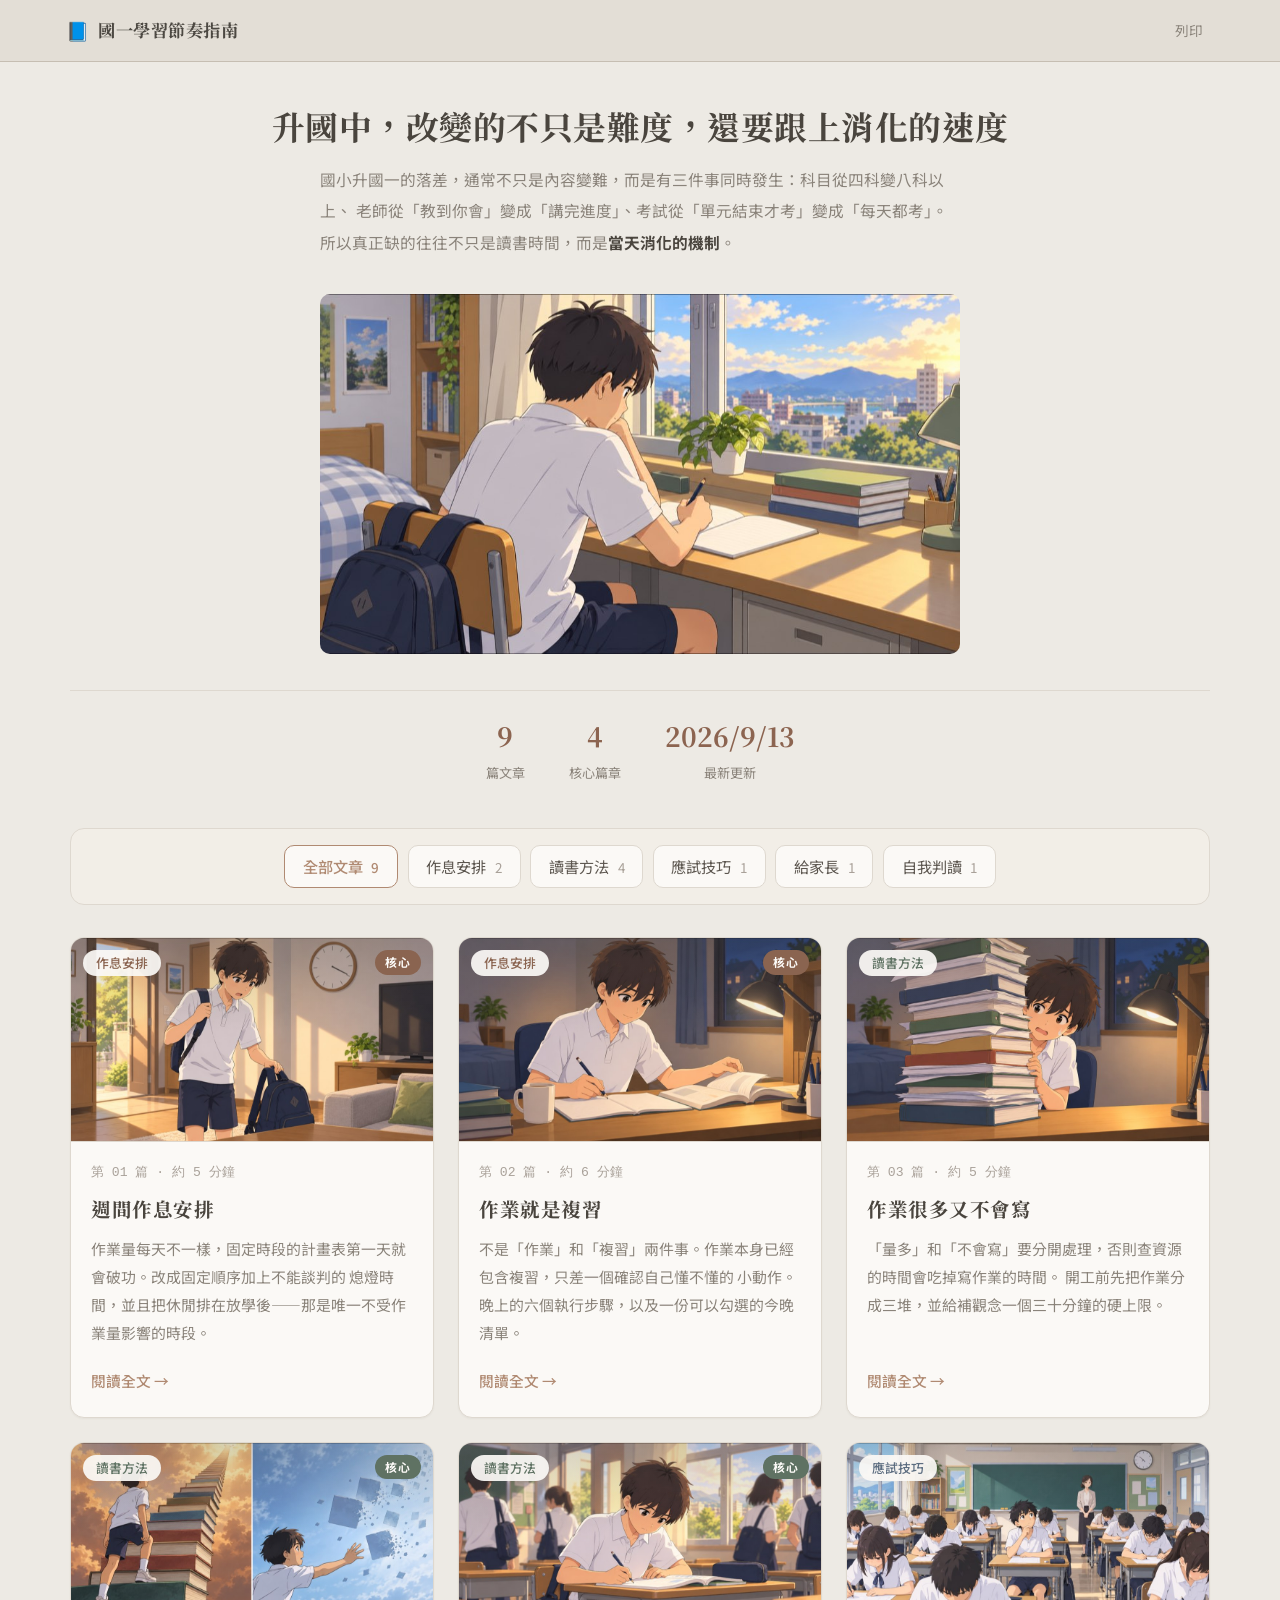
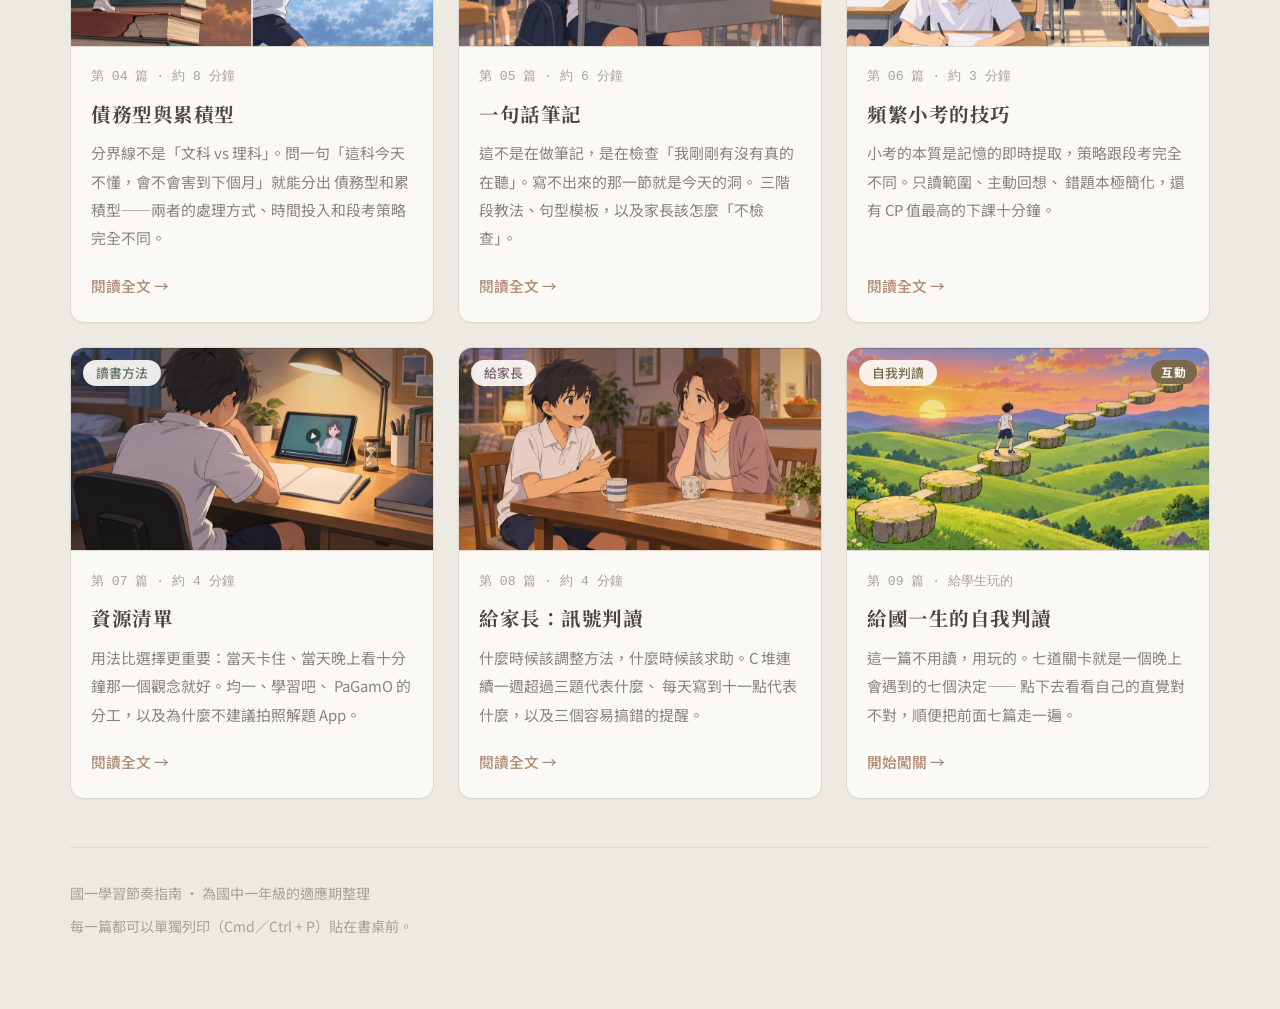
<file: docs/index.html>
<!doctype html>
<html lang="zh-Hant">
<head>
<meta charset="utf-8">
<meta name="viewport" content="width=device-width, initial-scale=1">
<title>國一學習節奏指南</title>
<meta name="description" content="給國中一年級的作息安排、作業與複習順序、債務型與累積型科目的區辨，以及一句話筆記的用法。">
<link rel="canonical" href="https://ginajelis.github.io/junior-high-study-guide/">
<meta property="og:type" content="website">
<meta property="og:site_name" content="國一學習節奏指南">
<meta property="og:locale" content="zh_TW">
<meta property="og:title" content="升國中，改變的不只是難度，還要跟上消化的速度">
<meta property="og:description" content="科目從四科變八科、老師從「教到你會」變成「講完進度」、考試從「單元結束才考」變成「每天都考」。真正缺的往往不只是讀書時間，而是當天消化的機制。">
<meta property="og:url" content="https://ginajelis.github.io/junior-high-study-guide/">
<meta property="og:image" content="https://ginajelis.github.io/junior-high-study-guide/assets/og/share.png">
<meta property="og:image:type" content="image/png">
<meta property="og:image:width" content="1200">
<meta property="og:image:height" content="630">
<meta property="og:image:alt" content="分享卡：升國中，改變的不只是難度，還要跟上消化的速度">
<meta name="twitter:card" content="summary_large_image">
<meta name="twitter:title" content="升國中，改變的不只是難度，還要跟上消化的速度">
<meta name="twitter:description" content="科目從四科變八科、老師從「教到你會」變成「講完進度」、考試從「單元結束才考」變成「每天都考」。真正缺的往往不只是讀書時間，而是當天消化的機制。">
<meta name="twitter:image" content="https://ginajelis.github.io/junior-high-study-guide/assets/og/share.png">
<meta name="color-scheme" content="light dark">
<link rel="icon" href="data:image/svg+xml,<svg xmlns='http://www.w3.org/2000/svg' viewBox='0 0 100 100'><text y='.9em' font-size='90'>📘</text></svg>">
<link rel="preconnect" href="https://fonts.googleapis.com">
<link rel="preconnect" href="https://fonts.gstatic.com" crossorigin>
<link href="https://fonts.googleapis.com/css2?family=Noto+Sans+TC:wght@400;500;700&family=Noto+Serif+TC:wght@700&display=swap" rel="stylesheet">
<link rel="stylesheet" href="assets/styles.css">
</head>
<body class="index">

<header class="site-header">
  <div class="site-header-inner" style="max-width:1180px;">
    <a class="brand" href="./">
      <span class="mark">📘</span>
      <span class="name">國一學習節奏指南</span>
    </a>
    <div class="header-actions">
      <button class="header-btn" id="printBtn" type="button">列印</button>
    </div>
  </div>
</header>

<div class="wide" id="top">

  <div class="index-head">
    <h1>升國中，改變的不只是難度，還要跟上消化的速度</h1>
    <p class="standfirst">
      國小升國一的落差，通常不只是內容變難，而是有三件事同時發生：科目從四科變八科以上、
      老師從「教到你會」變成「講完進度」、考試從「單元結束才考」變成「每天都考」。
      所以真正缺的往往不只是讀書時間，而是<strong>當天消化的機制</strong>。
    </p>

    <figure class="index-hero">
      <img src="assets/art/hero.jpg" alt="窗邊書桌前寫功課的國中男生，日系動畫插畫" width="1000" height="563" fetchpriority="high">
    </figure>

    <div class="index-stats">
      <div><span class="v">9</span><span class="l">篇文章</span></div>
      <div><span class="v">4</span><span class="l">核心篇章</span></div>
      <div><span class="v">2026/9/13</span><span class="l">最新更新</span></div>
    </div>
  </div>

  <nav class="filters" id="filters" aria-label="分類篩選">
    <button class="filter" type="button" data-cat="all" aria-pressed="true">全部文章 <span class="n">9</span></button>
    <button class="filter" type="button" data-cat="作息安排" aria-pressed="false">作息安排 <span class="n">2</span></button>
    <button class="filter" type="button" data-cat="讀書方法" aria-pressed="false">讀書方法 <span class="n">4</span></button>
    <button class="filter" type="button" data-cat="應試技巧" aria-pressed="false">應試技巧 <span class="n">1</span></button>
    <button class="filter" type="button" data-cat="給家長" aria-pressed="false">給家長 <span class="n">1</span></button>
    <button class="filter" type="button" data-cat="自我判讀" aria-pressed="false">自我判讀 <span class="n">1</span></button>
  </nav>

  <ul class="cards" id="cards">

    <li data-cat="作息安排">
      <a class="card cat-作息安排" href="posts/01-rhythm.html">
        <div class="card-cover">
          <span class="tag">作息安排</span>
          <span class="key-flag">核心</span>
          <img fetchpriority="high" src="assets/art/01-rhythm.jpg" alt="放學剛進門的國中男生，牆上時鐘指著五點" width="1000" height="563">
        </div>
        <div class="card-body">
          <div class="card-meta">第 01 篇 · 約 5 分鐘</div>
          <h2>週間作息安排</h2>
          <p>
            作業量每天不一樣，固定時段的計畫表第一天就會破功。改成固定順序加上不能談判的
            熄燈時間，並且把休閒排在放學後——那是唯一不受作業量影響的時段。
          </p>
          <span class="more">閱讀全文 →</span>
        </div>
      </a>
    </li>

    <li data-cat="作息安排">
      <a class="card cat-作息安排" href="posts/02-homework.html">
        <div class="card-cover">
          <span class="tag">作息安排</span>
          <span class="key-flag">核心</span>
          <img src="assets/art/02-homework.jpg" alt="晚上書桌前翻開課本、握著鉛筆的國中男生" width="1000" height="563">
        </div>
        <div class="card-body">
          <div class="card-meta">第 02 篇 · 約 6 分鐘</div>
          <h2>作業就是複習</h2>
          <p>
            不是「作業」和「複習」兩件事。作業本身已經包含複習，只差一個確認自己懂不懂的
            小動作。晚上的六個執行步驟，以及一份可以勾選的今晚清單。
          </p>
          <span class="more">閱讀全文 →</span>
        </div>
      </a>
    </li>

    <li data-cat="讀書方法">
      <a class="card cat-讀書方法" href="posts/03-stuck.html">
        <div class="card-cover">
          <span class="tag">讀書方法</span>
          <img src="assets/art/03-stuck.jpg" alt="被高高的書堆擋住、一臉苦惱的國中男生" width="1000" height="563">
        </div>
        <div class="card-body">
          <div class="card-meta">第 03 篇 · 約 5 分鐘</div>
          <h2>作業很多又不會寫</h2>
          <p>
            「量多」和「不會寫」要分開處理，否則查資源的時間會吃掉寫作業的時間。
            開工前先把作業分成三堆，並給補觀念一個三十分鐘的硬上限。
          </p>
          <span class="more">閱讀全文 →</span>
        </div>
      </a>
    </li>

    <li data-cat="讀書方法">
      <a class="card cat-讀書方法" href="posts/04-types.html">
        <div class="card-cover">
          <span class="tag">讀書方法</span>
          <span class="key-flag">核心</span>
          <img src="assets/art/04-types.jpg" alt="左右對照插畫：左邊男孩爬上由課本堆成的階梯，右邊方塊逐漸飄散消失" width="1000" height="563">
        </div>
        <div class="card-body">
          <div class="card-meta">第 04 篇 · 約 8 分鐘</div>
          <h2>債務型與累積型</h2>
          <p>
            分界線不是「文科 vs 理科」。問一句「這科今天不懂，會不會害到下個月」就能分出
            債務型和累積型——兩者的處理方式、時間投入和段考策略完全不同。
          </p>
          <span class="more">閱讀全文 →</span>
        </div>
      </a>
    </li>

    <li data-cat="讀書方法">
      <a class="card cat-讀書方法" href="posts/05-onesentence.html">
        <div class="card-cover">
          <span class="tag">讀書方法</span>
          <span class="key-flag">核心</span>
          <img src="assets/art/05-onesentence.jpg" alt="下課後留在座位上，在課本邊緣寫下一句話" width="1000" height="563">
        </div>
        <div class="card-body">
          <div class="card-meta">第 05 篇 · 約 6 分鐘</div>
          <h2>一句話筆記</h2>
          <p>
            這不是在做筆記，是在檢查「我剛剛有沒有真的在聽」。寫不出來的那一節就是今天的洞。
            三階段教法、句型模板，以及家長該怎麼「不檢查」。
          </p>
          <span class="more">閱讀全文 →</span>
        </div>
      </a>
    </li>

    <li data-cat="應試技巧">
      <a class="card cat-應試技巧" href="posts/06-quiz.html">
        <div class="card-cover">
          <span class="tag">應試技巧</span>
          <img src="assets/art/06-quiz.jpg" alt="課堂小考中，握著鉛筆專注作答的國中男生" width="1000" height="563">
        </div>
        <div class="card-body">
          <div class="card-meta">第 06 篇 · 約 3 分鐘</div>
          <h2>頻繁小考的技巧</h2>
          <p>
            小考的本質是記憶的即時提取，策略跟段考完全不同。只讀範圍、主動回想、
            錯題本極簡化，還有 CP 值最高的下課十分鐘。
          </p>
          <span class="more">閱讀全文 →</span>
        </div>
      </a>
    </li>

    <li data-cat="讀書方法">
      <a class="card cat-讀書方法" href="posts/07-resources.html">
        <div class="card-cover">
          <span class="tag">讀書方法</span>
          <img src="assets/art/07-resources.jpg" alt="從男孩肩後看過去，平板立在桌上朝著他播放教學影片，旁邊有一個沙漏" width="1000" height="563">
        </div>
        <div class="card-body">
          <div class="card-meta">第 07 篇 · 約 4 分鐘</div>
          <h2>資源清單</h2>
          <p>
            用法比選擇更重要：當天卡住、當天晚上看十分鐘那一個觀念就好。均一、學習吧、
            PaGamO 的分工，以及為什麼不建議拍照解題 App。
          </p>
          <span class="more">閱讀全文 →</span>
        </div>
      </a>
    </li>

    <li data-cat="給家長">
      <a class="card cat-給家長" href="posts/08-signals.html">
        <div class="card-cover">
          <span class="tag">給家長</span>
          <img src="assets/art/08-signals.jpg" alt="男孩和媽媽在餐桌旁聊天，媽媽專心聽著" width="1000" height="563">
        </div>
        <div class="card-body">
          <div class="card-meta">第 08 篇 · 約 4 分鐘</div>
          <h2>給家長：訊號判讀</h2>
          <p>
            什麼時候該調整方法，什麼時候該求助。C 堆連續一週超過三題代表什麼、
            每天寫到十一點代表什麼，以及三個容易搞錯的提醒。
          </p>
          <span class="more">閱讀全文 →</span>
        </div>
      </a>
    </li>

    <li data-cat="自我判讀">
      <a class="card cat-自我判讀" href="posts/09-quest.html">
        <div class="card-cover">
          <span class="tag">自我判讀</span>
          <span class="key-flag">互動</span>
          <img src="assets/art/09-quest.jpg" alt="七個石台串成的闖關路線圖，終點插著旗子，男孩站在第三關" width="1000" height="563">
        </div>
        <div class="card-body">
          <div class="card-meta">第 09 篇 · 給學生玩的</div>
          <h2>給國一生的自我判讀</h2>
          <p>
            這一篇不用讀，用玩的。七道關卡就是一個晚上會遇到的七個決定——
            點下去看看自己的直覺對不對，順便把前面七篇走一遍。
          </p>
          <span class="more">開始闖關 →</span>
        </div>
      </a>
    </li>

  </ul>

  <footer class="site-footer">
    <p>國一學習節奏指南 · 為國中一年級的適應期整理</p>
    <p>每一篇都可以單獨列印（Cmd／Ctrl + P）貼在書桌前。</p>
  </footer>
</div>

<button class="to-top" id="toTop" type="button" aria-label="回到頂端">↑</button>

<script src="assets/app.js"></script>
</body>
</html>
</file>
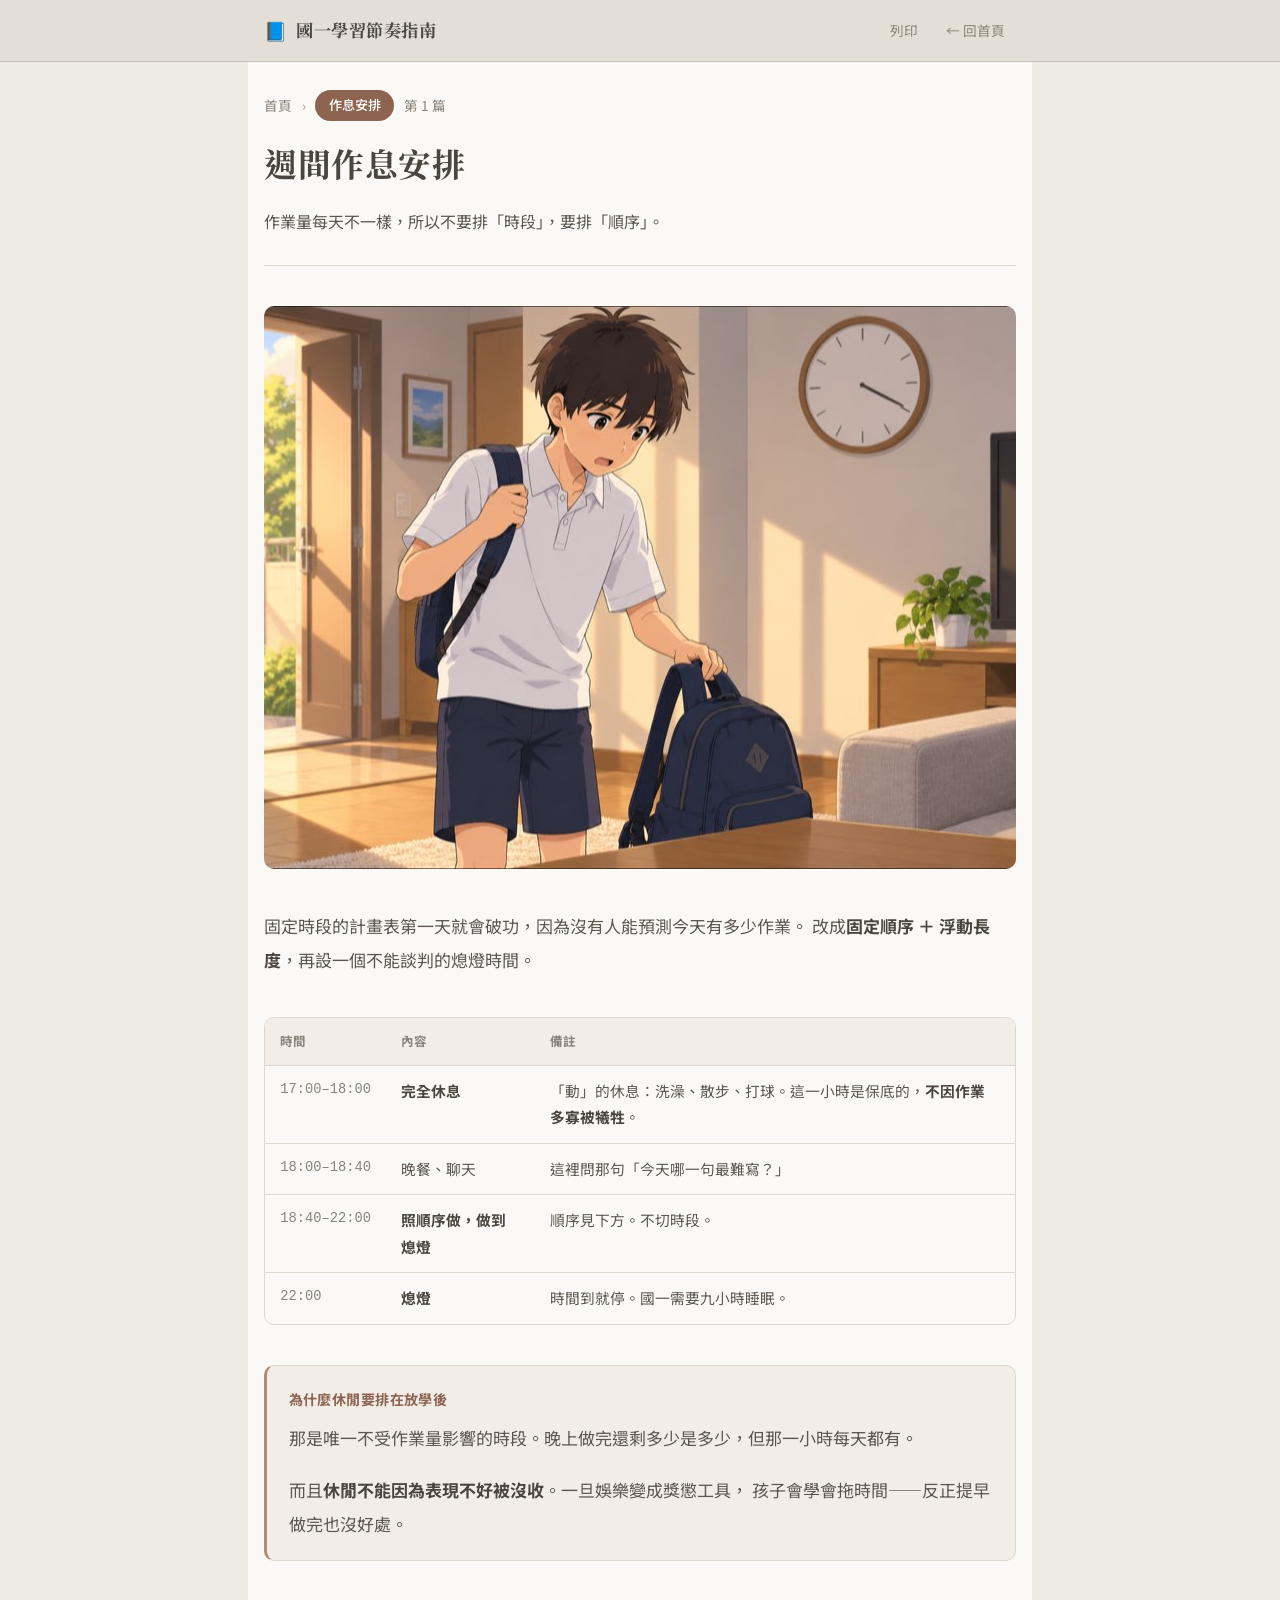
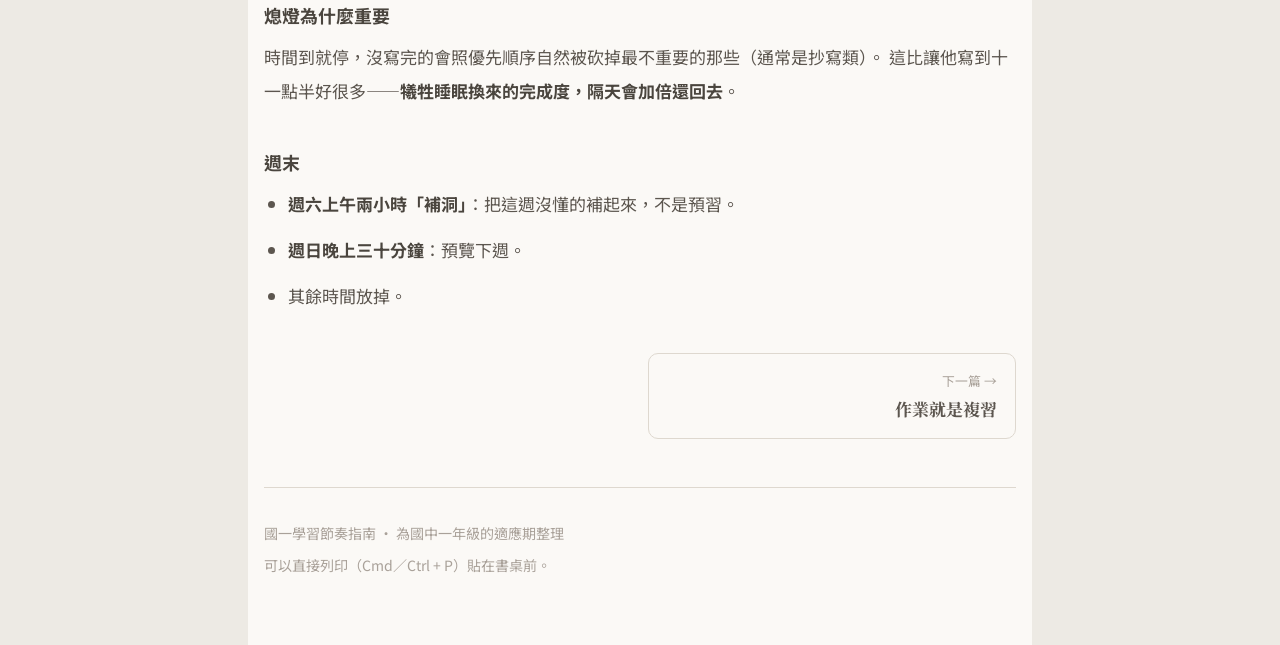
<file: docs/posts/01-rhythm.html>
<!doctype html>
<html lang="zh-Hant">
<head>
<meta charset="utf-8">
<meta name="viewport" content="width=device-width, initial-scale=1">
<title>週間作息安排 | 國一學習節奏指南</title>
<meta name="description" content="作業量每天不一樣，固定時段的計畫表第一天就會破功。改成固定順序加上不能談判的熄燈時間，並且把休閒排在放學後——那是唯一不受作業量影響的時段。">
<link rel="canonical" href="https://ginajelis.github.io/junior-high-study-guide/posts/01-rhythm.html">
<meta property="og:type" content="article">
<meta property="og:site_name" content="國一學習節奏指南">
<meta property="og:locale" content="zh_TW">
<meta property="og:title" content="週間作息安排 | 國一學習節奏指南">
<meta property="og:description" content="作業量每天不一樣，固定時段的計畫表第一天就會破功。改成固定順序加上不能談判的熄燈時間，並且把休閒排在放學後——那是唯一不受作業量影響的時段。">
<meta property="og:url" content="https://ginajelis.github.io/junior-high-study-guide/posts/01-rhythm.html">
<meta property="og:image" content="https://ginajelis.github.io/junior-high-study-guide/assets/og/01-rhythm.png">
<meta property="og:image:type" content="image/png">
<meta property="og:image:width" content="1200">
<meta property="og:image:height" content="630">
<meta property="og:image:alt" content="分享卡：週間作息安排">
<meta name="twitter:card" content="summary_large_image">
<meta name="twitter:title" content="週間作息安排 | 國一學習節奏指南">
<meta name="twitter:description" content="作業量每天不一樣，固定時段的計畫表第一天就會破功。改成固定順序加上不能談判的熄燈時間，並且把休閒排在放學後——那是唯一不受作業量影響的時段。">
<meta name="twitter:image" content="https://ginajelis.github.io/junior-high-study-guide/assets/og/01-rhythm.png">
<meta name="color-scheme" content="light dark">
<link rel="icon" href="data:image/svg+xml,<svg xmlns='http://www.w3.org/2000/svg' viewBox='0 0 100 100'><text y='.9em' font-size='90'>📘</text></svg>">
<link rel="preconnect" href="https://fonts.googleapis.com">
<link rel="preconnect" href="https://fonts.gstatic.com" crossorigin>
<link href="https://fonts.googleapis.com/css2?family=Noto+Sans+TC:wght@400;500;700&family=Noto+Serif+TC:wght@700&display=swap" rel="stylesheet">
<link rel="stylesheet" href="../assets/styles.css">
</head>
<body>

<header class="site-header">
  <div class="site-header-inner">
    <a class="brand" href="../">
      <span class="mark">📘</span>
      <span class="name">國一學習節奏指南</span>
    </a>
    <div class="header-actions">
      <button class="header-btn" id="printBtn" type="button">列印</button>
      <a class="header-btn" href="../">← 回首頁</a>
    </div>
  </div>
</header>

<div class="column" id="top">

  <div class="crumbs">
    <a class="crumb-home" href="../">首頁</a>
    <span class="crumb-sep">›</span>
    <span class="crumb-pill">作息安排</span>
    <span class="crumb-num">第 1 篇</span>
  </div>

  <h1>週間作息安排</h1>

  <p class="standfirst">作業量每天不一樣，所以不要排「時段」，要排「順序」。</p>

  <figure class="hero">
    <img src="../assets/art/01-rhythm.jpg" alt="放學剛進門的國中男生，牆上時鐘指著五點" width="1000" height="563">
  </figure>

  <article>
      
      

      <p>
        固定時段的計畫表第一天就會破功，因為沒有人能預測今天有多少作業。
        改成<strong>固定順序 ＋ 浮動長度</strong>，再設一個不能談判的熄燈時間。
      </p>

      <div class="table-wrap">
        <table>
          <caption class="sr-only">週間放學後的時間配置</caption>
          <thead>
            <tr><th>時間</th><th>內容</th><th>備註</th></tr>
          </thead>
          <tbody>
            <tr>
              <td class="when">17:00–18:00</td>
              <td><strong>完全休息</strong></td>
              <td>「動」的休息：洗澡、散步、打球。這一小時是保底的，<strong>不因作業多寡被犧牲</strong>。</td>
            </tr>
            <tr>
              <td class="when">18:00–18:40</td>
              <td>晚餐、聊天</td>
              <td>這裡問那句「今天哪一句最難寫？」</td>
            </tr>
            <tr>
              <td class="when">18:40–22:00</td>
              <td><strong>照順序做，做到熄燈</strong></td>
              <td>順序見下方。不切時段。</td>
            </tr>
            <tr>
              <td class="when">22:00</td>
              <td><strong>熄燈</strong></td>
              <td>時間到就停。國一需要九小時睡眠。</td>
            </tr>
          </tbody>
        </table>
      </div>

      <div class="callout">
        <div class="callout-title">為什麼休閒要排在放學後</div>
        <p>
          那是唯一不受作業量影響的時段。晚上做完還剩多少是多少，但那一小時每天都有。
        </p>
        <p>
          而且<strong>休閒不能因為表現不好被沒收</strong>。一旦娛樂變成獎懲工具，
          孩子會學會拖時間——反正提早做完也沒好處。
        </p>
      </div>

      <h3>熄燈為什麼重要</h3>
      <p>
        時間到就停，沒寫完的會照優先順序自然被砍掉最不重要的那些（通常是抄寫類）。
        這比讓他寫到十一點半好很多——<strong>犧牲睡眠換來的完成度，隔天會加倍還回去</strong>。
      </p>

      <h3>週末</h3>
      <ul>
        <li><strong>週六上午兩小時「補洞」</strong>：把這週沒懂的補起來，不是預習。</li>
        <li><strong>週日晚上三十分鐘</strong>：預覽下週。</li>
        <li>其餘時間放掉。</li>
      </ul>
    
  </article>

  <nav class="post-nav">
    <span class="post-nav-link is-empty"></span>
    <a class="post-nav-link next" href="02-homework.html"><span class="dir">下一篇 →</span><span class="t">作業就是複習</span></a>
  </nav>

  <footer class="site-footer">
    <p>國一學習節奏指南 · 為國中一年級的適應期整理</p>
    <p>可以直接列印（Cmd／Ctrl + P）貼在書桌前。</p>
  </footer>
</div>

<button class="to-top" id="toTop" type="button" aria-label="回到頂端">↑</button>

<script src="../assets/app.js"></script>
</body>
</html>
</file>
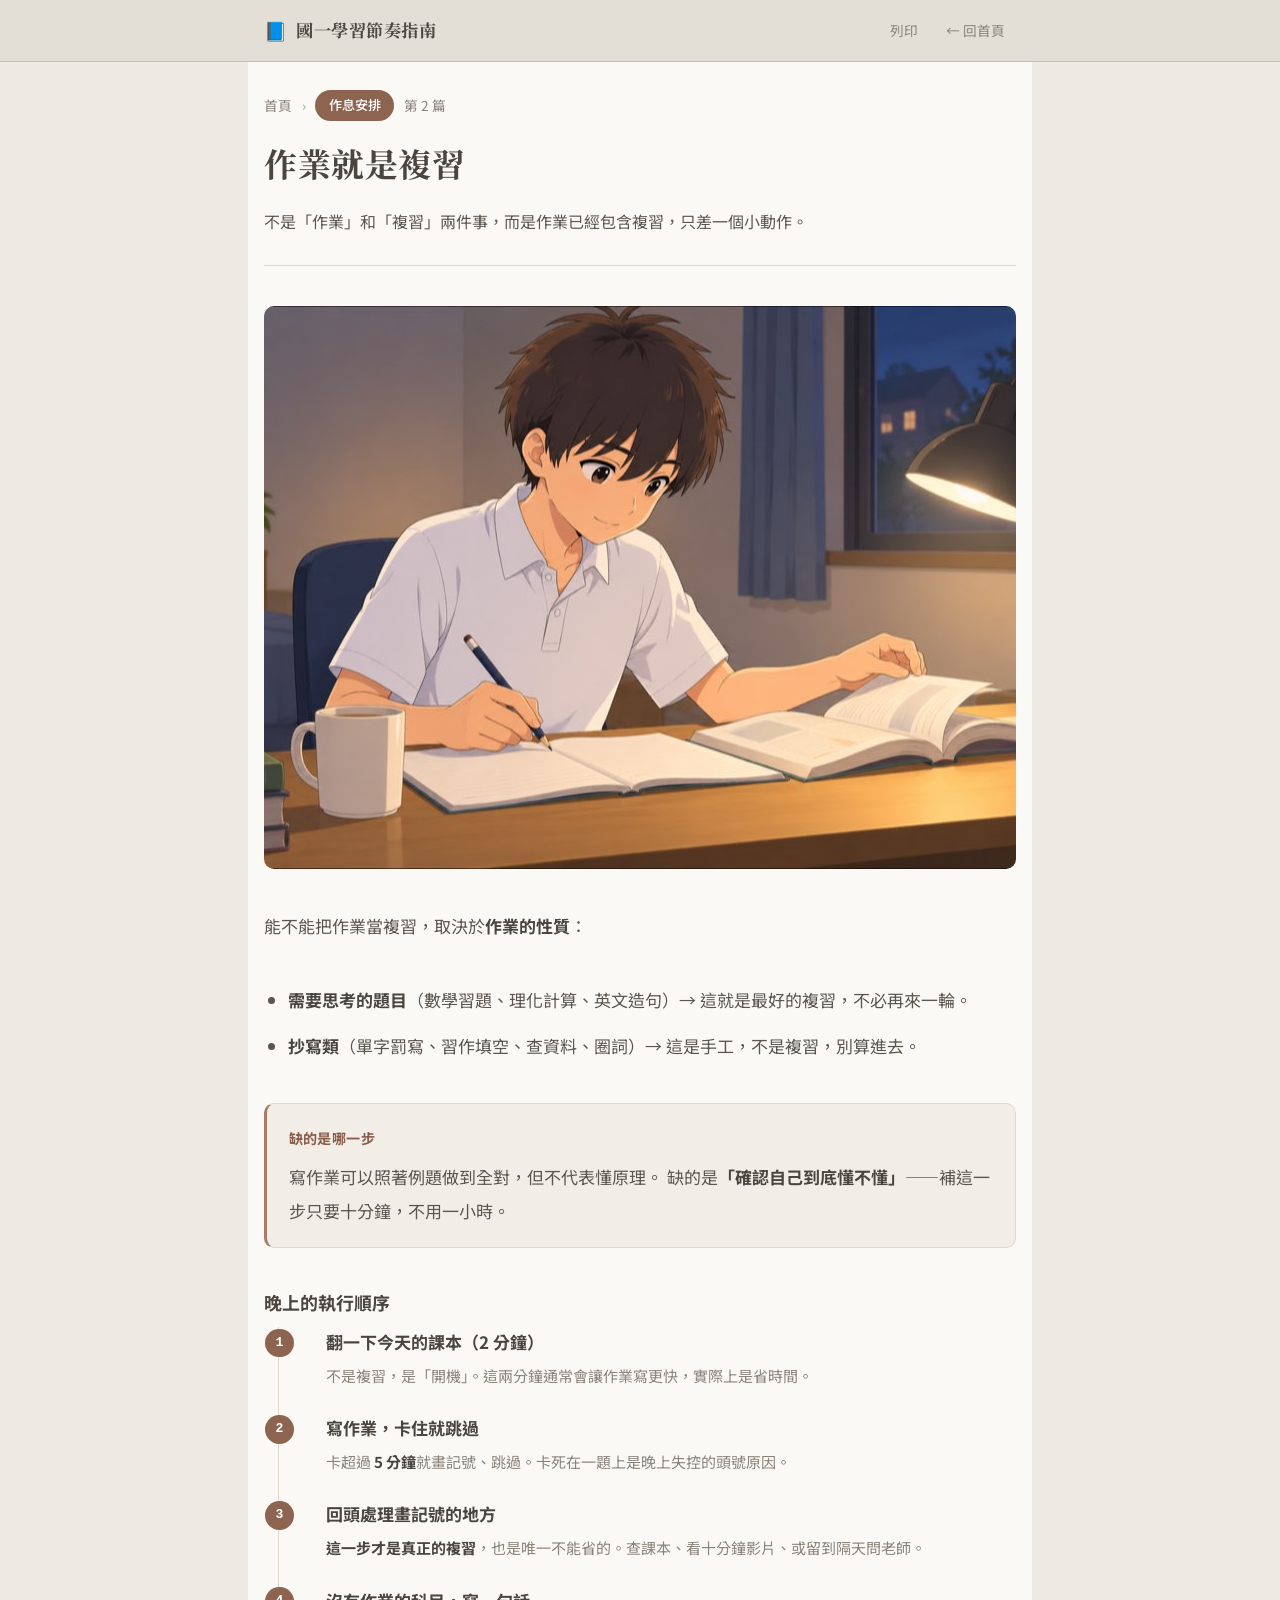
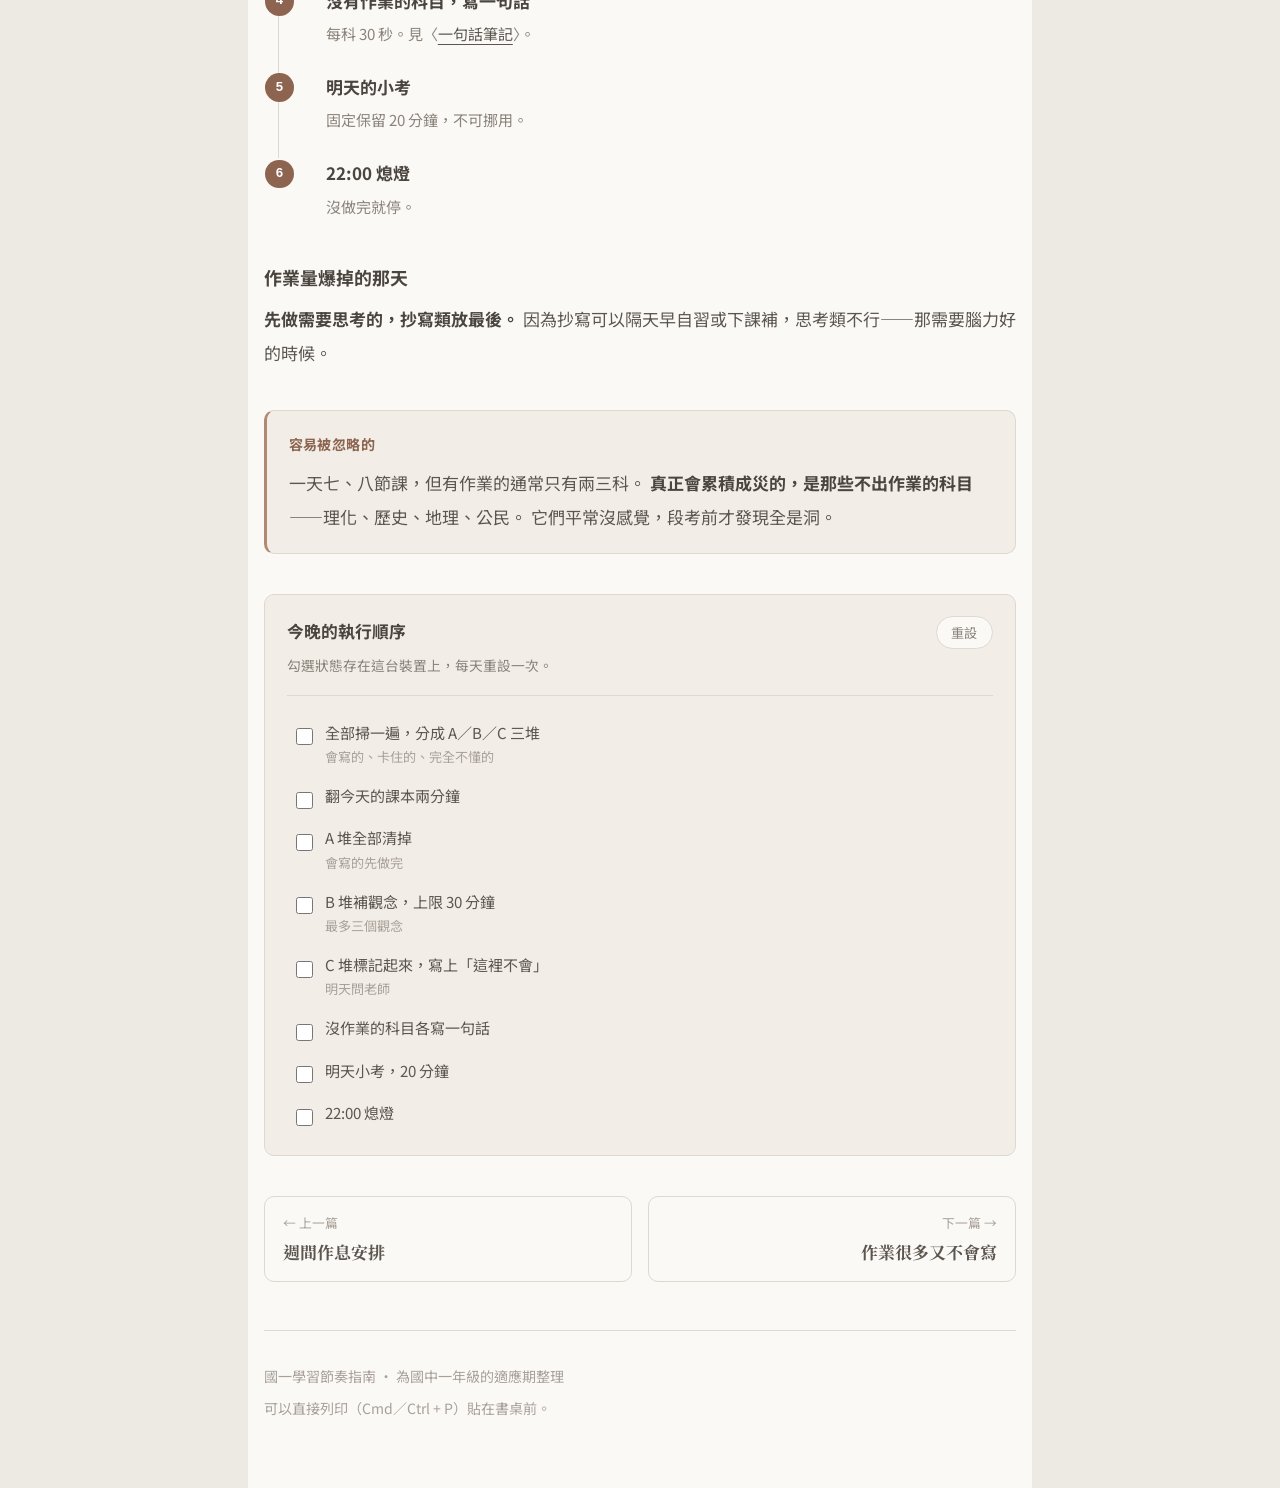
<file: docs/posts/02-homework.html>
<!doctype html>
<html lang="zh-Hant">
<head>
<meta charset="utf-8">
<meta name="viewport" content="width=device-width, initial-scale=1">
<title>作業就是複習 | 國一學習節奏指南</title>
<meta name="description" content="不是「作業」和「複習」兩件事。作業本身已經包含複習，只差一個確認自己懂不懂的小動作。晚上的六個執行步驟，以及一份可以勾選的今晚清單。">
<link rel="canonical" href="https://ginajelis.github.io/junior-high-study-guide/posts/02-homework.html">
<meta property="og:type" content="article">
<meta property="og:site_name" content="國一學習節奏指南">
<meta property="og:locale" content="zh_TW">
<meta property="og:title" content="作業就是複習 | 國一學習節奏指南">
<meta property="og:description" content="不是「作業」和「複習」兩件事。作業本身已經包含複習，只差一個確認自己懂不懂的小動作。晚上的六個執行步驟，以及一份可以勾選的今晚清單。">
<meta property="og:url" content="https://ginajelis.github.io/junior-high-study-guide/posts/02-homework.html">
<meta property="og:image" content="https://ginajelis.github.io/junior-high-study-guide/assets/og/02-homework.png">
<meta property="og:image:type" content="image/png">
<meta property="og:image:width" content="1200">
<meta property="og:image:height" content="630">
<meta property="og:image:alt" content="分享卡：作業就是複習">
<meta name="twitter:card" content="summary_large_image">
<meta name="twitter:title" content="作業就是複習 | 國一學習節奏指南">
<meta name="twitter:description" content="不是「作業」和「複習」兩件事。作業本身已經包含複習，只差一個確認自己懂不懂的小動作。晚上的六個執行步驟，以及一份可以勾選的今晚清單。">
<meta name="twitter:image" content="https://ginajelis.github.io/junior-high-study-guide/assets/og/02-homework.png">
<meta name="color-scheme" content="light dark">
<link rel="icon" href="data:image/svg+xml,<svg xmlns='http://www.w3.org/2000/svg' viewBox='0 0 100 100'><text y='.9em' font-size='90'>📘</text></svg>">
<link rel="preconnect" href="https://fonts.googleapis.com">
<link rel="preconnect" href="https://fonts.gstatic.com" crossorigin>
<link href="https://fonts.googleapis.com/css2?family=Noto+Sans+TC:wght@400;500;700&family=Noto+Serif+TC:wght@700&display=swap" rel="stylesheet">
<link rel="stylesheet" href="../assets/styles.css">
</head>
<body>

<header class="site-header">
  <div class="site-header-inner">
    <a class="brand" href="../">
      <span class="mark">📘</span>
      <span class="name">國一學習節奏指南</span>
    </a>
    <div class="header-actions">
      <button class="header-btn" id="printBtn" type="button">列印</button>
      <a class="header-btn" href="../">← 回首頁</a>
    </div>
  </div>
</header>

<div class="column" id="top">

  <div class="crumbs">
    <a class="crumb-home" href="../">首頁</a>
    <span class="crumb-sep">›</span>
    <span class="crumb-pill">作息安排</span>
    <span class="crumb-num">第 2 篇</span>
  </div>

  <h1>作業就是複習</h1>

  <p class="standfirst">不是「作業」和「複習」兩件事，而是作業已經包含複習，只差一個小動作。</p>

  <figure class="hero">
    <img src="../assets/art/02-homework.jpg" alt="晚上書桌前翻開課本、握著鉛筆的國中男生" width="1000" height="563">
  </figure>

  <article>
      
      

      <p>能不能把作業當複習，取決於<strong>作業的性質</strong>：</p>
      <ul>
        <li><strong>需要思考的題目</strong>（數學習題、理化計算、英文造句）→ 這就是最好的複習，不必再來一輪。</li>
        <li><strong>抄寫類</strong>（單字罰寫、習作填空、查資料、圈詞）→ 這是手工，不是複習，別算進去。</li>
      </ul>

      <div class="callout warn">
        <div class="callout-title">缺的是哪一步</div>
        <p>
          寫作業可以照著例題做到全對，但不代表懂原理。
          缺的是<strong>「確認自己到底懂不懂」</strong>——補這一步只要十分鐘，不用一小時。
        </p>
      </div>

      <h3>晚上的執行順序</h3>
      <ol class="steps">
        <li>
          <span class="step-title">翻一下今天的課本（2 分鐘）</span>
          <span class="step-body">不是複習，是「開機」。這兩分鐘通常會讓作業寫更快，實際上是省時間。</span>
        </li>
        <li>
          <span class="step-title">寫作業，卡住就跳過</span>
          <span class="step-body">卡超過 <strong>5 分鐘</strong>就畫記號、跳過。卡死在一題上是晚上失控的頭號原因。</span>
        </li>
        <li>
          <span class="step-title">回頭處理畫記號的地方</span>
          <span class="step-body"><strong>這一步才是真正的複習</strong>，也是唯一不能省的。查課本、看十分鐘影片、或留到隔天問老師。</span>
        </li>
        <li>
          <span class="step-title">沒有作業的科目，寫一句話</span>
          <span class="step-body">每科 30 秒。見〈<a href="05-onesentence.html">一句話筆記</a>〉。</span>
        </li>
        <li>
          <span class="step-title">明天的小考</span>
          <span class="step-body">固定保留 20 分鐘，不可挪用。</span>
        </li>
        <li>
          <span class="step-title">22:00 熄燈</span>
          <span class="step-body">沒做完就停。</span>
        </li>
      </ol>

      <h3>作業量爆掉的那天</h3>
      <p>
        <strong>先做需要思考的，抄寫類放最後。</strong>
        因為抄寫可以隔天早自習或下課補，思考類不行——那需要腦力好的時候。
      </p>

      <div class="callout">
        <div class="callout-title">容易被忽略的</div>
        <p>
          一天七、八節課，但有作業的通常只有兩三科。
          <strong>真正會累積成災的，是那些不出作業的科目</strong>——理化、歷史、地理、公民。
          它們平常沒感覺，段考前才發現全是洞。
        </p>
      </div>

      <div class="checklist" id="tonight">
        <div class="checklist-head">
          <h3>今晚的執行順序</h3>
          <button class="btn" type="button" id="resetChecks">重設</button>
        </div>
        <p class="checklist-sub">勾選狀態存在這台裝置上，每天重設一次。</p>
        <ul>
          <li><label><input type="checkbox" data-task="scan"><span class="task">全部掃一遍，分成 A／B／C 三堆<small>會寫的、卡住的、完全不懂的</small></span></label></li>
          <li><label><input type="checkbox" data-task="warmup"><span class="task">翻今天的課本兩分鐘</span></label></li>
          <li><label><input type="checkbox" data-task="a-pile"><span class="task">A 堆全部清掉<small>會寫的先做完</small></span></label></li>
          <li><label><input type="checkbox" data-task="b-pile"><span class="task">B 堆補觀念，上限 30 分鐘<small>最多三個觀念</small></span></label></li>
          <li><label><input type="checkbox" data-task="c-pile"><span class="task">C 堆標記起來，寫上「這裡不會」<small>明天問老師</small></span></label></li>
          <li><label><input type="checkbox" data-task="notes"><span class="task">沒作業的科目各寫一句話</span></label></li>
          <li><label><input type="checkbox" data-task="quiz"><span class="task">明天小考，20 分鐘</span></label></li>
          <li><label><input type="checkbox" data-task="lights"><span class="task">22:00 熄燈</span></label></li>
        </ul>
      </div>
    
  </article>

  <nav class="post-nav">
    <a class="post-nav-link prev" href="01-rhythm.html"><span class="dir">← 上一篇</span><span class="t">週間作息安排</span></a>
    <a class="post-nav-link next" href="03-stuck.html"><span class="dir">下一篇 →</span><span class="t">作業很多又不會寫</span></a>
  </nav>

  <footer class="site-footer">
    <p>國一學習節奏指南 · 為國中一年級的適應期整理</p>
    <p>可以直接列印（Cmd／Ctrl + P）貼在書桌前。</p>
  </footer>
</div>

<button class="to-top" id="toTop" type="button" aria-label="回到頂端">↑</button>

<script src="../assets/app.js"></script>
</body>
</html>
</file>
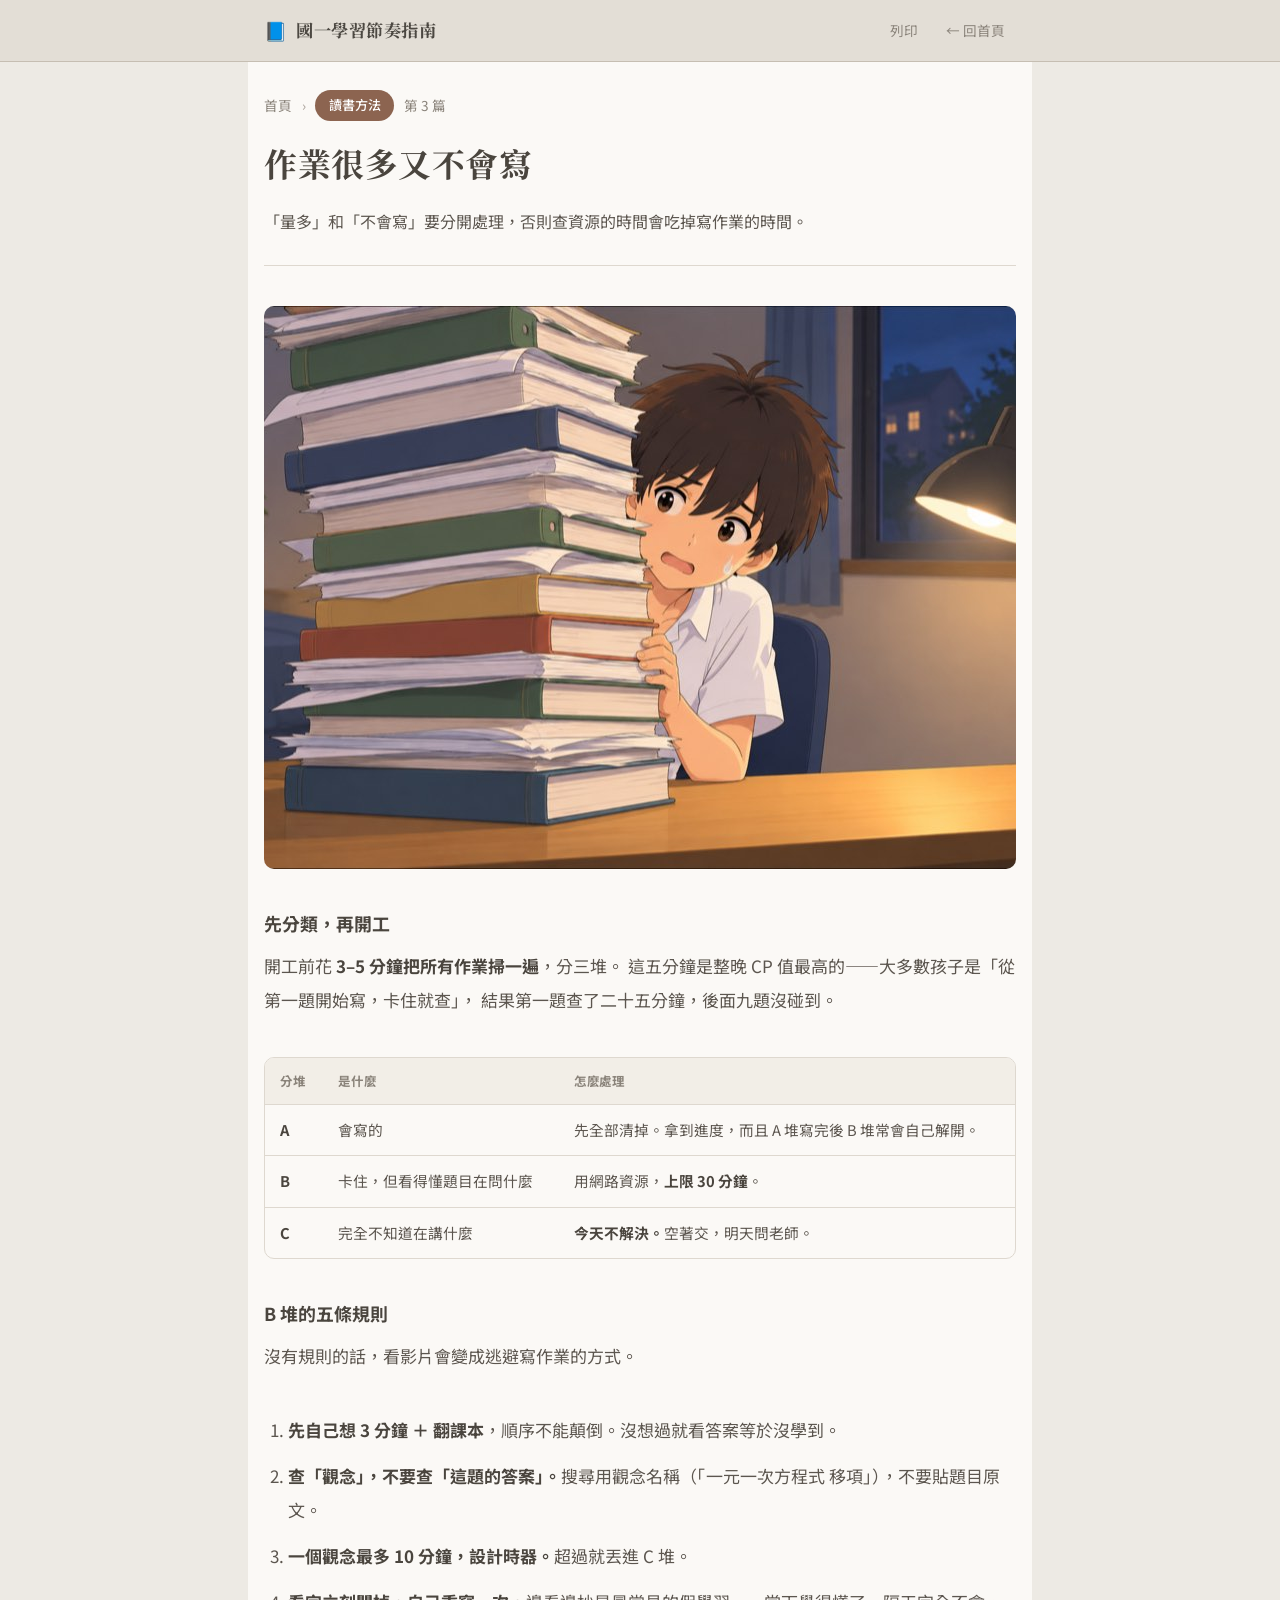
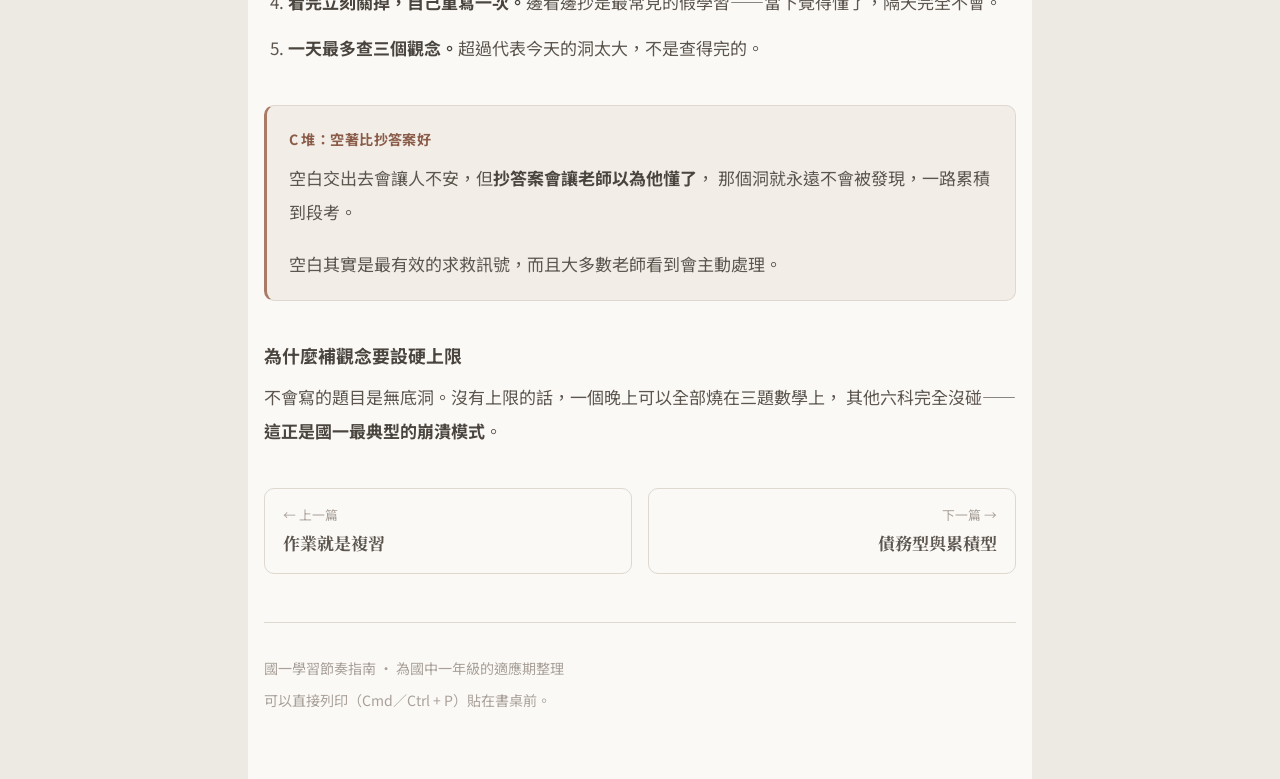
<file: docs/posts/03-stuck.html>
<!doctype html>
<html lang="zh-Hant">
<head>
<meta charset="utf-8">
<meta name="viewport" content="width=device-width, initial-scale=1">
<title>作業很多又不會寫 | 國一學習節奏指南</title>
<meta name="description" content="「量多」和「不會寫」要分開處理，否則查資源的時間會吃掉寫作業的時間。開工前先把作業分成三堆，並給補觀念一個三十分鐘的硬上限。">
<link rel="canonical" href="https://ginajelis.github.io/junior-high-study-guide/posts/03-stuck.html">
<meta property="og:type" content="article">
<meta property="og:site_name" content="國一學習節奏指南">
<meta property="og:locale" content="zh_TW">
<meta property="og:title" content="作業很多又不會寫 | 國一學習節奏指南">
<meta property="og:description" content="「量多」和「不會寫」要分開處理，否則查資源的時間會吃掉寫作業的時間。開工前先把作業分成三堆，並給補觀念一個三十分鐘的硬上限。">
<meta property="og:url" content="https://ginajelis.github.io/junior-high-study-guide/posts/03-stuck.html">
<meta property="og:image" content="https://ginajelis.github.io/junior-high-study-guide/assets/og/03-stuck.png">
<meta property="og:image:type" content="image/png">
<meta property="og:image:width" content="1200">
<meta property="og:image:height" content="630">
<meta property="og:image:alt" content="分享卡：作業很多又不會寫">
<meta name="twitter:card" content="summary_large_image">
<meta name="twitter:title" content="作業很多又不會寫 | 國一學習節奏指南">
<meta name="twitter:description" content="「量多」和「不會寫」要分開處理，否則查資源的時間會吃掉寫作業的時間。開工前先把作業分成三堆，並給補觀念一個三十分鐘的硬上限。">
<meta name="twitter:image" content="https://ginajelis.github.io/junior-high-study-guide/assets/og/03-stuck.png">
<meta name="color-scheme" content="light dark">
<link rel="icon" href="data:image/svg+xml,<svg xmlns='http://www.w3.org/2000/svg' viewBox='0 0 100 100'><text y='.9em' font-size='90'>📘</text></svg>">
<link rel="preconnect" href="https://fonts.googleapis.com">
<link rel="preconnect" href="https://fonts.gstatic.com" crossorigin>
<link href="https://fonts.googleapis.com/css2?family=Noto+Sans+TC:wght@400;500;700&family=Noto+Serif+TC:wght@700&display=swap" rel="stylesheet">
<link rel="stylesheet" href="../assets/styles.css">
</head>
<body>

<header class="site-header">
  <div class="site-header-inner">
    <a class="brand" href="../">
      <span class="mark">📘</span>
      <span class="name">國一學習節奏指南</span>
    </a>
    <div class="header-actions">
      <button class="header-btn" id="printBtn" type="button">列印</button>
      <a class="header-btn" href="../">← 回首頁</a>
    </div>
  </div>
</header>

<div class="column" id="top">

  <div class="crumbs">
    <a class="crumb-home" href="../">首頁</a>
    <span class="crumb-sep">›</span>
    <span class="crumb-pill">讀書方法</span>
    <span class="crumb-num">第 3 篇</span>
  </div>

  <h1>作業很多又不會寫</h1>

  <p class="standfirst">「量多」和「不會寫」要分開處理，否則查資源的時間會吃掉寫作業的時間。</p>

  <figure class="hero">
    <img src="../assets/art/03-stuck.jpg" alt="被高高的書堆擋住、一臉苦惱的國中男生" width="1000" height="563">
  </figure>

  <article>
      
      

      <h3>先分類，再開工</h3>
      <p>
        開工前花 <strong>3–5 分鐘把所有作業掃一遍</strong>，分三堆。
        這五分鐘是整晚 CP 值最高的——大多數孩子是「從第一題開始寫，卡住就查」，
        結果第一題查了二十五分鐘，後面九題沒碰到。
      </p>

      <div class="table-wrap">
        <table>
          <thead><tr><th>分堆</th><th>是什麼</th><th>怎麼處理</th></tr></thead>
          <tbody>
            <tr><td><strong>A</strong></td><td>會寫的</td><td>先全部清掉。拿到進度，而且 A 堆寫完後 B 堆常會自己解開。</td></tr>
            <tr><td><strong>B</strong></td><td>卡住，但看得懂題目在問什麼</td><td>用網路資源，<strong>上限 30 分鐘</strong>。</td></tr>
            <tr><td><strong>C</strong></td><td>完全不知道在講什麼</td><td><strong>今天不解決。</strong>空著交，明天問老師。</td></tr>
          </tbody>
        </table>
      </div>

      <h3>B 堆的五條規則</h3>
      <p>沒有規則的話，看影片會變成逃避寫作業的方式。</p>
      <ol>
        <li><strong>先自己想 3 分鐘 ＋ 翻課本</strong>，順序不能顛倒。沒想過就看答案等於沒學到。</li>
        <li><strong>查「觀念」，不要查「這題的答案」。</strong>搜尋用觀念名稱（「一元一次方程式 移項」），不要貼題目原文。</li>
        <li><strong>一個觀念最多 10 分鐘，設計時器。</strong>超過就丟進 C 堆。</li>
        <li><strong>看完立刻關掉，自己重寫一次。</strong>邊看邊抄是最常見的假學習——當下覺得懂了，隔天完全不會。</li>
        <li><strong>一天最多查三個觀念。</strong>超過代表今天的洞太大，不是查得完的。</li>
      </ol>

      <div class="callout warn">
        <div class="callout-title">C 堆：空著比抄答案好</div>
        <p>
          空白交出去會讓人不安，但<strong>抄答案會讓老師以為他懂了</strong>，
          那個洞就永遠不會被發現，一路累積到段考。
        </p>
        <p>空白其實是最有效的求救訊號，而且大多數老師看到會主動處理。</p>
      </div>

      <h3>為什麼補觀念要設硬上限</h3>
      <p>
        不會寫的題目是無底洞。沒有上限的話，一個晚上可以全部燒在三題數學上，
        其他六科完全沒碰——<strong>這正是國一最典型的崩潰模式</strong>。
      </p>
    
  </article>

  <nav class="post-nav">
    <a class="post-nav-link prev" href="02-homework.html"><span class="dir">← 上一篇</span><span class="t">作業就是複習</span></a>
    <a class="post-nav-link next" href="04-types.html"><span class="dir">下一篇 →</span><span class="t">債務型與累積型</span></a>
  </nav>

  <footer class="site-footer">
    <p>國一學習節奏指南 · 為國中一年級的適應期整理</p>
    <p>可以直接列印（Cmd／Ctrl + P）貼在書桌前。</p>
  </footer>
</div>

<button class="to-top" id="toTop" type="button" aria-label="回到頂端">↑</button>

<script src="../assets/app.js"></script>
</body>
</html>
</file>
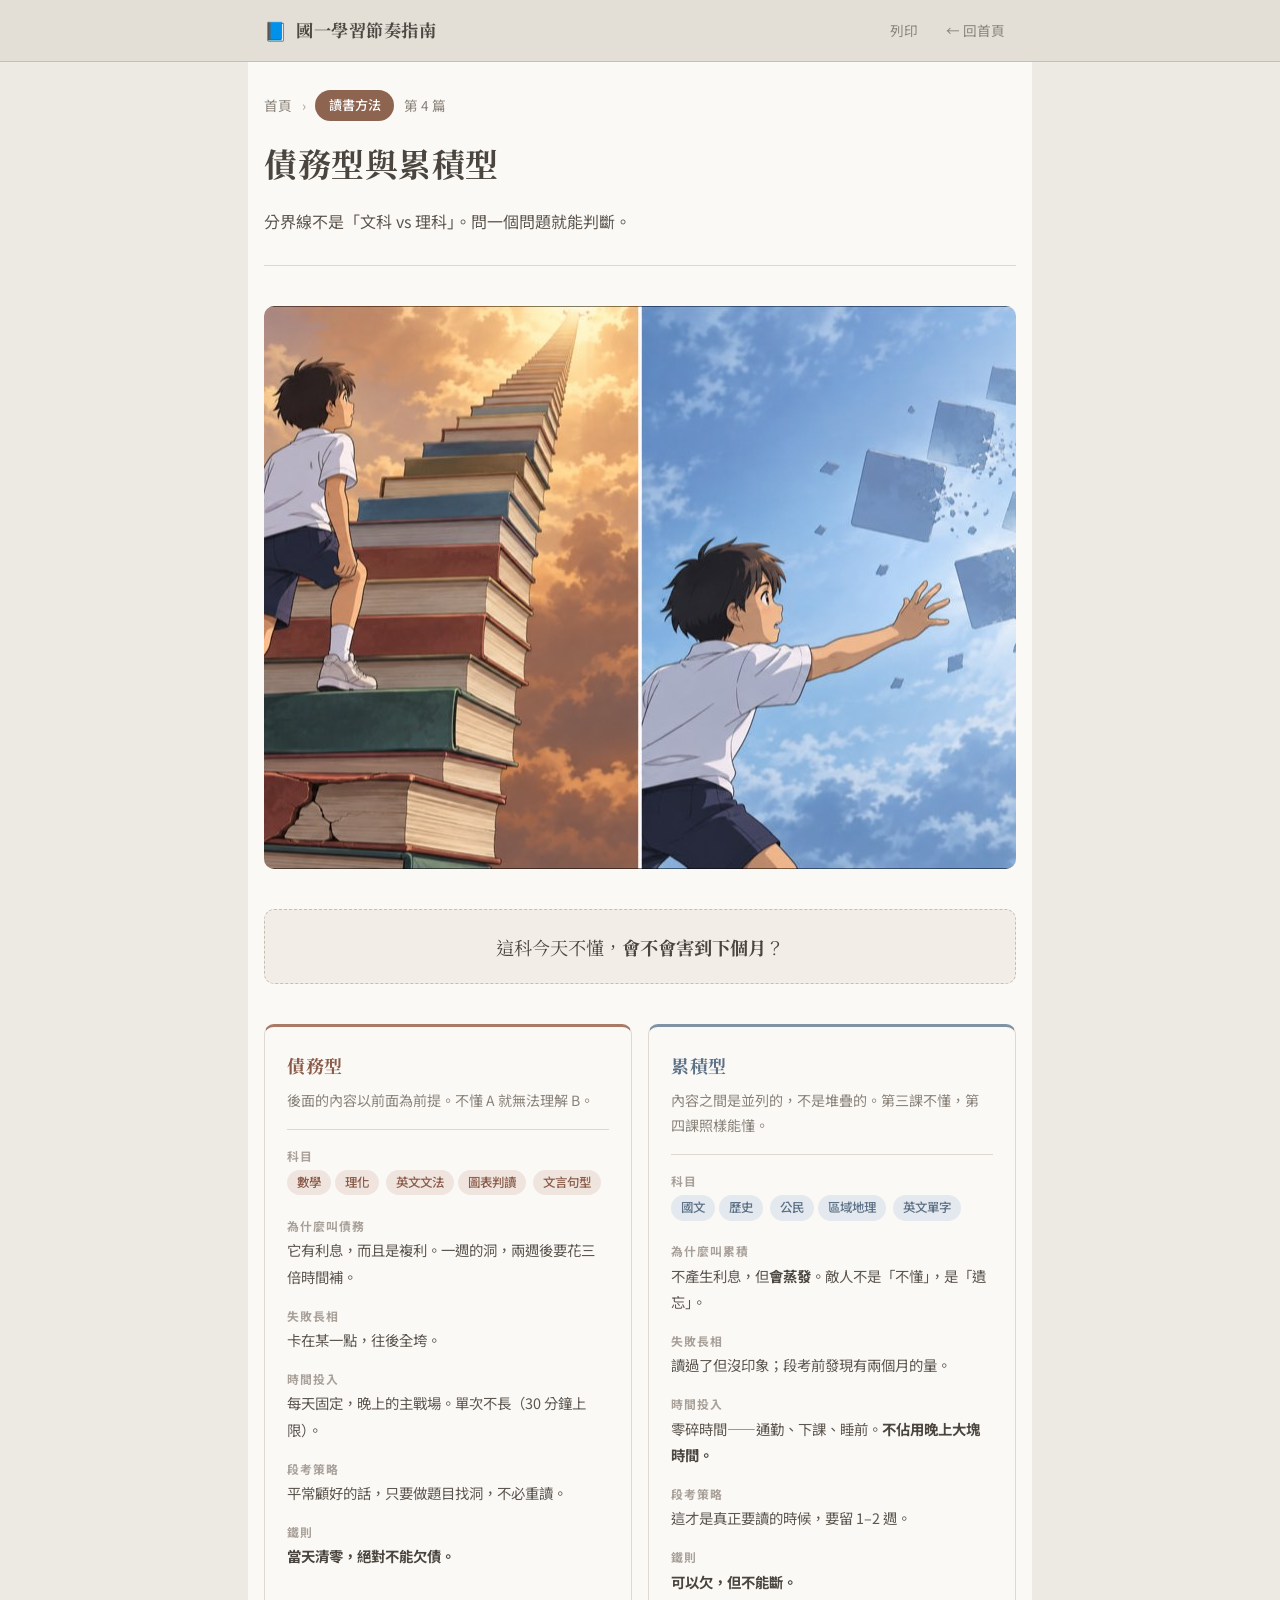
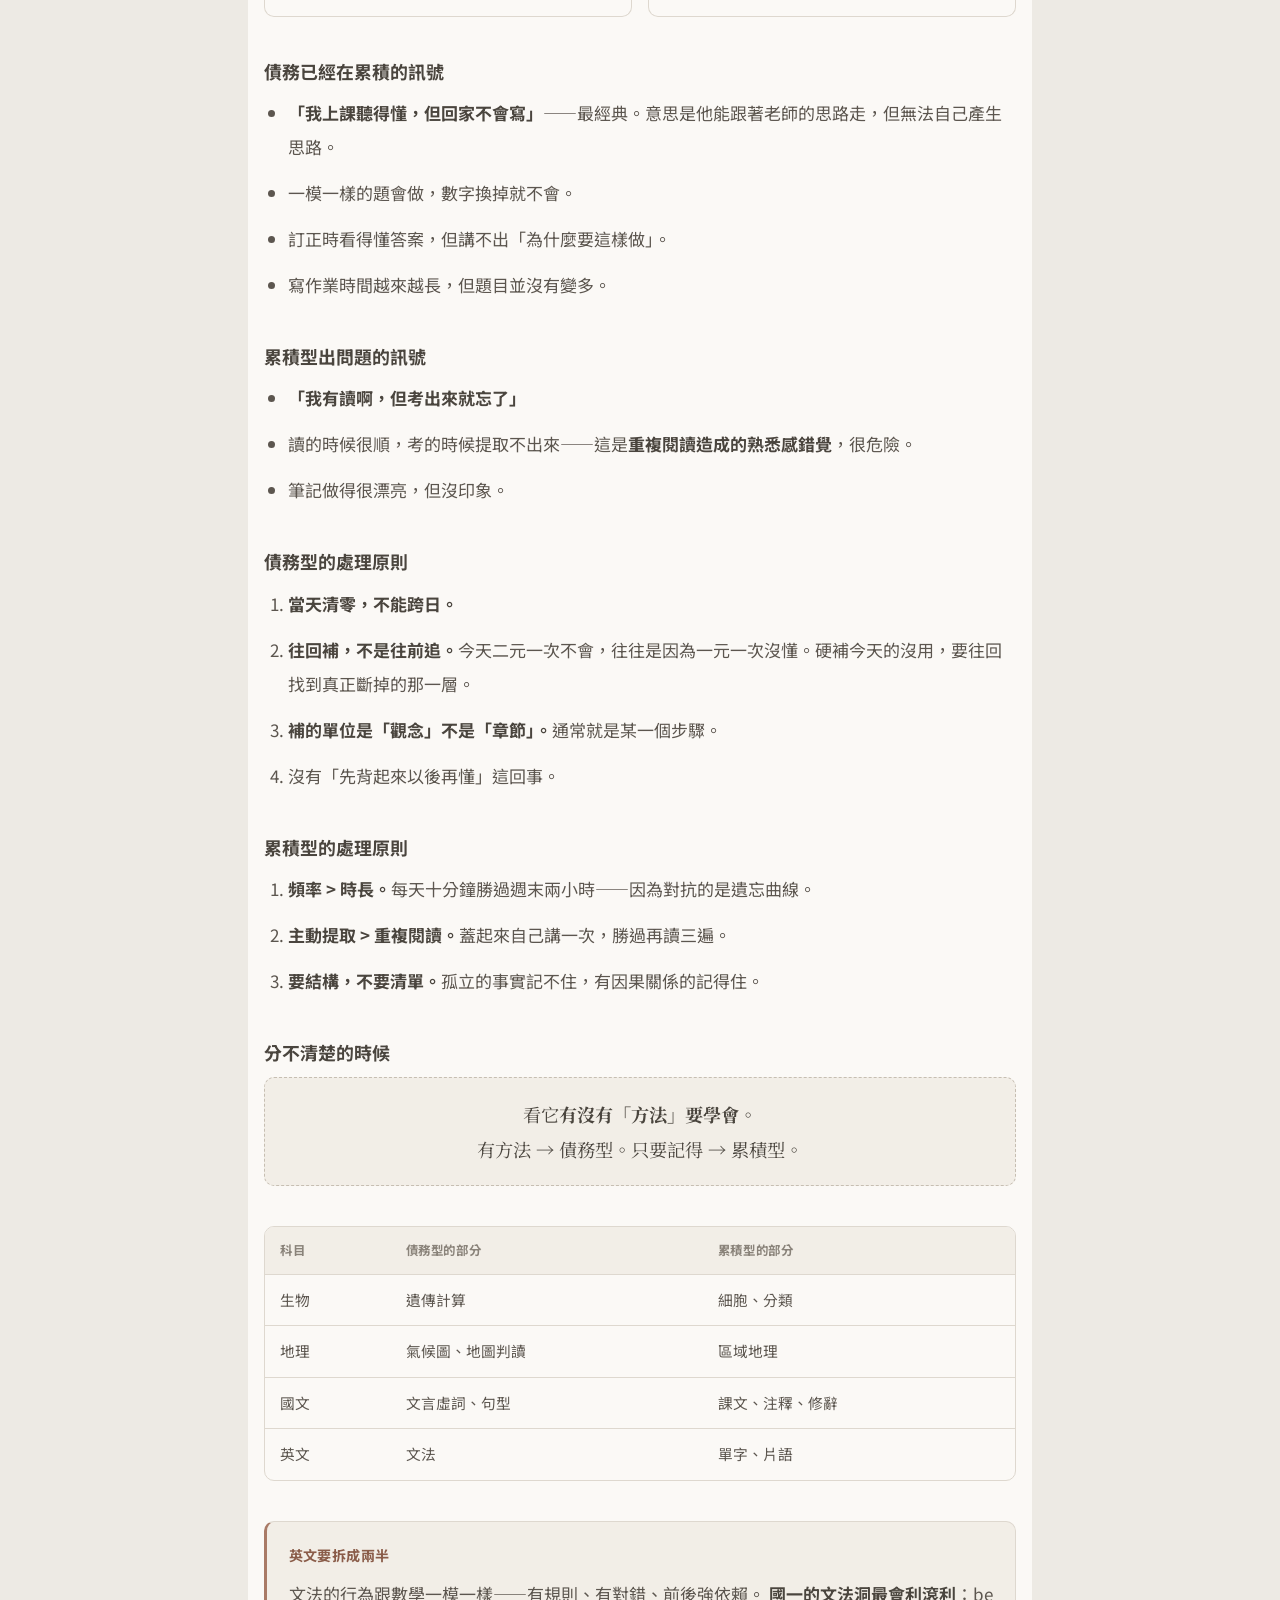
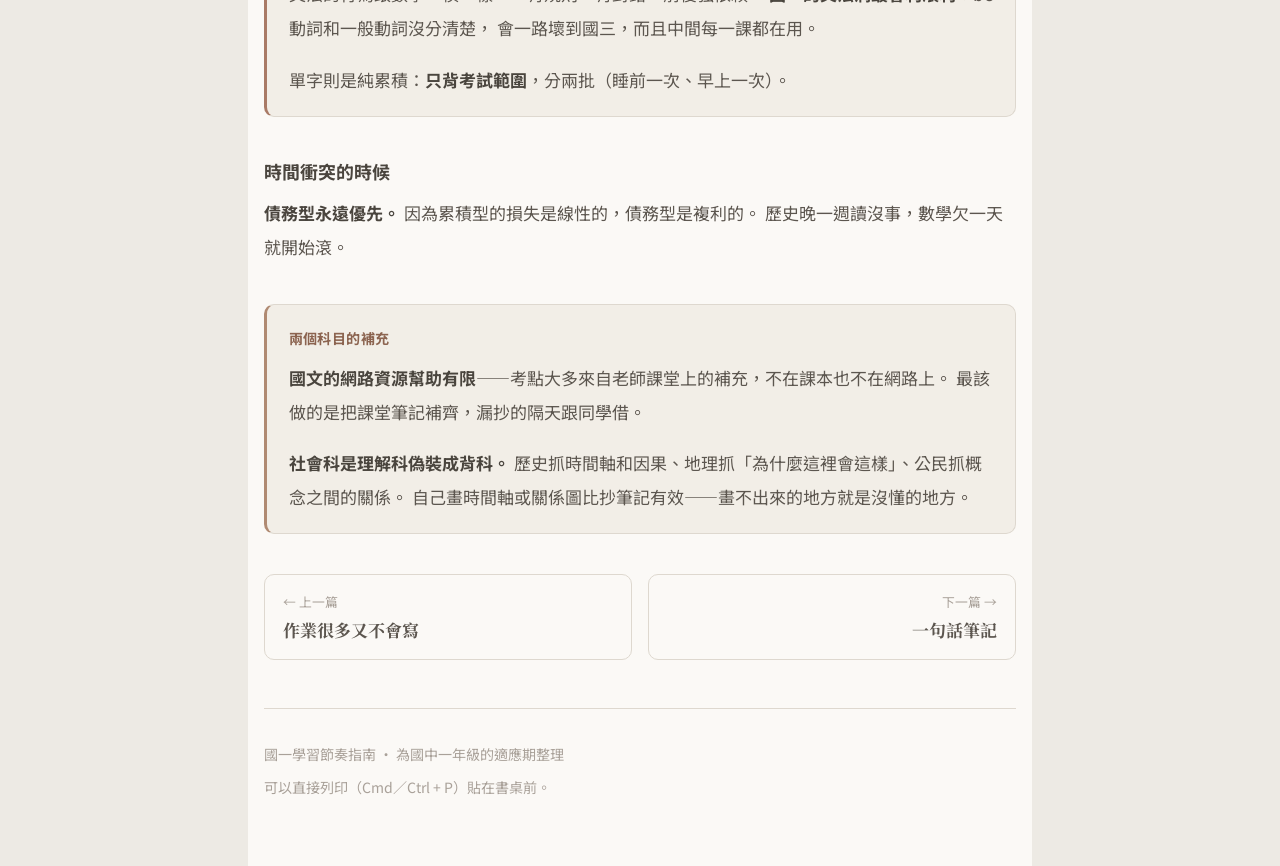
<file: docs/posts/04-types.html>
<!doctype html>
<html lang="zh-Hant">
<head>
<meta charset="utf-8">
<meta name="viewport" content="width=device-width, initial-scale=1">
<title>債務型與累積型 | 國一學習節奏指南</title>
<meta name="description" content="分界線不是「文科 vs 理科」。問一句「這科今天不懂，會不會害到下個月」就能分出債務型和累積型——兩者的處理方式、時間投入和段考策略完全不同。">
<link rel="canonical" href="https://ginajelis.github.io/junior-high-study-guide/posts/04-types.html">
<meta property="og:type" content="article">
<meta property="og:site_name" content="國一學習節奏指南">
<meta property="og:locale" content="zh_TW">
<meta property="og:title" content="債務型與累積型 | 國一學習節奏指南">
<meta property="og:description" content="分界線不是「文科 vs 理科」。問一句「這科今天不懂，會不會害到下個月」就能分出債務型和累積型——兩者的處理方式、時間投入和段考策略完全不同。">
<meta property="og:url" content="https://ginajelis.github.io/junior-high-study-guide/posts/04-types.html">
<meta property="og:image" content="https://ginajelis.github.io/junior-high-study-guide/assets/og/04-types.png">
<meta property="og:image:type" content="image/png">
<meta property="og:image:width" content="1200">
<meta property="og:image:height" content="630">
<meta property="og:image:alt" content="分享卡：債務型與累積型">
<meta name="twitter:card" content="summary_large_image">
<meta name="twitter:title" content="債務型與累積型 | 國一學習節奏指南">
<meta name="twitter:description" content="分界線不是「文科 vs 理科」。問一句「這科今天不懂，會不會害到下個月」就能分出債務型和累積型——兩者的處理方式、時間投入和段考策略完全不同。">
<meta name="twitter:image" content="https://ginajelis.github.io/junior-high-study-guide/assets/og/04-types.png">
<meta name="color-scheme" content="light dark">
<link rel="icon" href="data:image/svg+xml,<svg xmlns='http://www.w3.org/2000/svg' viewBox='0 0 100 100'><text y='.9em' font-size='90'>📘</text></svg>">
<link rel="preconnect" href="https://fonts.googleapis.com">
<link rel="preconnect" href="https://fonts.gstatic.com" crossorigin>
<link href="https://fonts.googleapis.com/css2?family=Noto+Sans+TC:wght@400;500;700&family=Noto+Serif+TC:wght@700&display=swap" rel="stylesheet">
<link rel="stylesheet" href="../assets/styles.css">
</head>
<body>

<header class="site-header">
  <div class="site-header-inner">
    <a class="brand" href="../">
      <span class="mark">📘</span>
      <span class="name">國一學習節奏指南</span>
    </a>
    <div class="header-actions">
      <button class="header-btn" id="printBtn" type="button">列印</button>
      <a class="header-btn" href="../">← 回首頁</a>
    </div>
  </div>
</header>

<div class="column" id="top">

  <div class="crumbs">
    <a class="crumb-home" href="../">首頁</a>
    <span class="crumb-sep">›</span>
    <span class="crumb-pill">讀書方法</span>
    <span class="crumb-num">第 4 篇</span>
  </div>

  <h1>債務型與累積型</h1>

  <p class="standfirst">分界線不是「文科 vs 理科」。問一個問題就能判斷。</p>

  <figure class="hero">
    <img src="../assets/art/04-types.jpg" alt="左右對照插畫：左邊男孩爬上由課本堆成的階梯，右邊方塊逐漸飄散消失" width="1000" height="563">
  </figure>

  <article>
      
      

      <div class="script">
        這科今天不懂，<strong>會不會害到下個月</strong>？
      </div>

      <div class="type-grid">
        <div class="type-card debt">
          <h4>債務型</h4>
          <p class="tagline">後面的內容以前面為前提。不懂 A 就無法理解 B。</p>
          <dl>
            <dt>科目</dt>
            <dd>
              <span class="pill debt">數學</span><span class="pill debt">理化</span>
              <span class="pill debt">英文文法</span><span class="pill debt">圖表判讀</span>
              <span class="pill debt">文言句型</span>
            </dd>
            <dt>為什麼叫債務</dt>
            <dd>它有利息，而且是複利。一週的洞，兩週後要花三倍時間補。</dd>
            <dt>失敗長相</dt>
            <dd>卡在某一點，往後全垮。</dd>
            <dt>時間投入</dt>
            <dd>每天固定，晚上的主戰場。單次不長（30 分鐘上限）。</dd>
            <dt>段考策略</dt>
            <dd>平常顧好的話，只要做題目找洞，不必重讀。</dd>
            <dt>鐵則</dt>
            <dd><strong>當天清零，絕對不能欠債。</strong></dd>
          </dl>
        </div>

        <div class="type-card accum">
          <h4>累積型</h4>
          <p class="tagline">內容之間是並列的，不是堆疊的。第三課不懂，第四課照樣能懂。</p>
          <dl>
            <dt>科目</dt>
            <dd>
              <span class="pill accum">國文</span><span class="pill accum">歷史</span>
              <span class="pill accum">公民</span><span class="pill accum">區域地理</span>
              <span class="pill accum">英文單字</span>
            </dd>
            <dt>為什麼叫累積</dt>
            <dd>不產生利息，但<strong>會蒸發</strong>。敵人不是「不懂」，是「遺忘」。</dd>
            <dt>失敗長相</dt>
            <dd>讀過了但沒印象；段考前發現有兩個月的量。</dd>
            <dt>時間投入</dt>
            <dd>零碎時間——通勤、下課、睡前。<strong>不佔用晚上大塊時間。</strong></dd>
            <dt>段考策略</dt>
            <dd>這才是真正要讀的時候，要留 1–2 週。</dd>
            <dt>鐵則</dt>
            <dd><strong>可以欠，但不能斷。</strong></dd>
          </dl>
        </div>
      </div>

      <h3>債務已經在累積的訊號</h3>
      <ul>
        <li><strong>「我上課聽得懂，但回家不會寫」</strong>——最經典。意思是他能跟著老師的思路走，但無法自己產生思路。</li>
        <li>一模一樣的題會做，數字換掉就不會。</li>
        <li>訂正時看得懂答案，但講不出「為什麼要這樣做」。</li>
        <li>寫作業時間越來越長，但題目並沒有變多。</li>
      </ul>

      <h3>累積型出問題的訊號</h3>
      <ul>
        <li><strong>「我有讀啊，但考出來就忘了」</strong></li>
        <li>讀的時候很順，考的時候提取不出來——這是<strong>重複閱讀造成的熟悉感錯覺</strong>，很危險。</li>
        <li>筆記做得很漂亮，但沒印象。</li>
      </ul>

      <h3>債務型的處理原則</h3>
      <ol>
        <li><strong>當天清零，不能跨日。</strong></li>
        <li><strong>往回補，不是往前追。</strong>今天二元一次不會，往往是因為一元一次沒懂。硬補今天的沒用，要往回找到真正斷掉的那一層。</li>
        <li><strong>補的單位是「觀念」不是「章節」。</strong>通常就是某一個步驟。</li>
        <li>沒有「先背起來以後再懂」這回事。</li>
      </ol>

      <h3>累積型的處理原則</h3>
      <ol>
        <li><strong>頻率 &gt; 時長。</strong>每天十分鐘勝過週末兩小時——因為對抗的是遺忘曲線。</li>
        <li><strong>主動提取 &gt; 重複閱讀。</strong>蓋起來自己講一次，勝過再讀三遍。</li>
        <li><strong>要結構，不要清單。</strong>孤立的事實記不住，有因果關係的記得住。</li>
      </ol>

      <h3>分不清楚的時候</h3>
      <div class="script">
        看它<strong>有沒有「方法」要學會</strong>。<br>
        有方法 → 債務型。只要記得 → 累積型。
      </div>

      <div class="table-wrap">
        <table>
          <thead><tr><th>科目</th><th>債務型的部分</th><th>累積型的部分</th></tr></thead>
          <tbody>
            <tr><td>生物</td><td>遺傳計算</td><td>細胞、分類</td></tr>
            <tr><td>地理</td><td>氣候圖、地圖判讀</td><td>區域地理</td></tr>
            <tr><td>國文</td><td>文言虛詞、句型</td><td>課文、注釋、修辭</td></tr>
            <tr><td>英文</td><td>文法</td><td>單字、片語</td></tr>
          </tbody>
        </table>
      </div>

      <div class="callout warn">
        <div class="callout-title">英文要拆成兩半</div>
        <p>
          文法的行為跟數學一模一樣——有規則、有對錯、前後強依賴。
          <strong>國一的文法洞最會利滾利</strong>：be 動詞和一般動詞沒分清楚，
          會一路壞到國三，而且中間每一課都在用。
        </p>
        <p>單字則是純累積：<strong>只背考試範圍</strong>，分兩批（睡前一次、早上一次）。</p>
      </div>

      <h3>時間衝突的時候</h3>
      <p>
        <strong>債務型永遠優先。</strong>
        因為累積型的損失是線性的，債務型是複利的。
        歷史晚一週讀沒事，數學欠一天就開始滾。
      </p>

      <div class="callout">
        <div class="callout-title">兩個科目的補充</div>
        <p>
          <strong>國文的網路資源幫助有限</strong>——考點大多來自老師課堂上的補充，不在課本也不在網路上。
          最該做的是把課堂筆記補齊，漏抄的隔天跟同學借。
        </p>
        <p>
          <strong>社會科是理解科偽裝成背科。</strong>
          歷史抓時間軸和因果、地理抓「為什麼這裡會這樣」、公民抓概念之間的關係。
          自己畫時間軸或關係圖比抄筆記有效——畫不出來的地方就是沒懂的地方。
        </p>
      </div>
    
  </article>

  <nav class="post-nav">
    <a class="post-nav-link prev" href="03-stuck.html"><span class="dir">← 上一篇</span><span class="t">作業很多又不會寫</span></a>
    <a class="post-nav-link next" href="05-onesentence.html"><span class="dir">下一篇 →</span><span class="t">一句話筆記</span></a>
  </nav>

  <footer class="site-footer">
    <p>國一學習節奏指南 · 為國中一年級的適應期整理</p>
    <p>可以直接列印（Cmd／Ctrl + P）貼在書桌前。</p>
  </footer>
</div>

<button class="to-top" id="toTop" type="button" aria-label="回到頂端">↑</button>

<script src="../assets/app.js"></script>
</body>
</html>
</file>
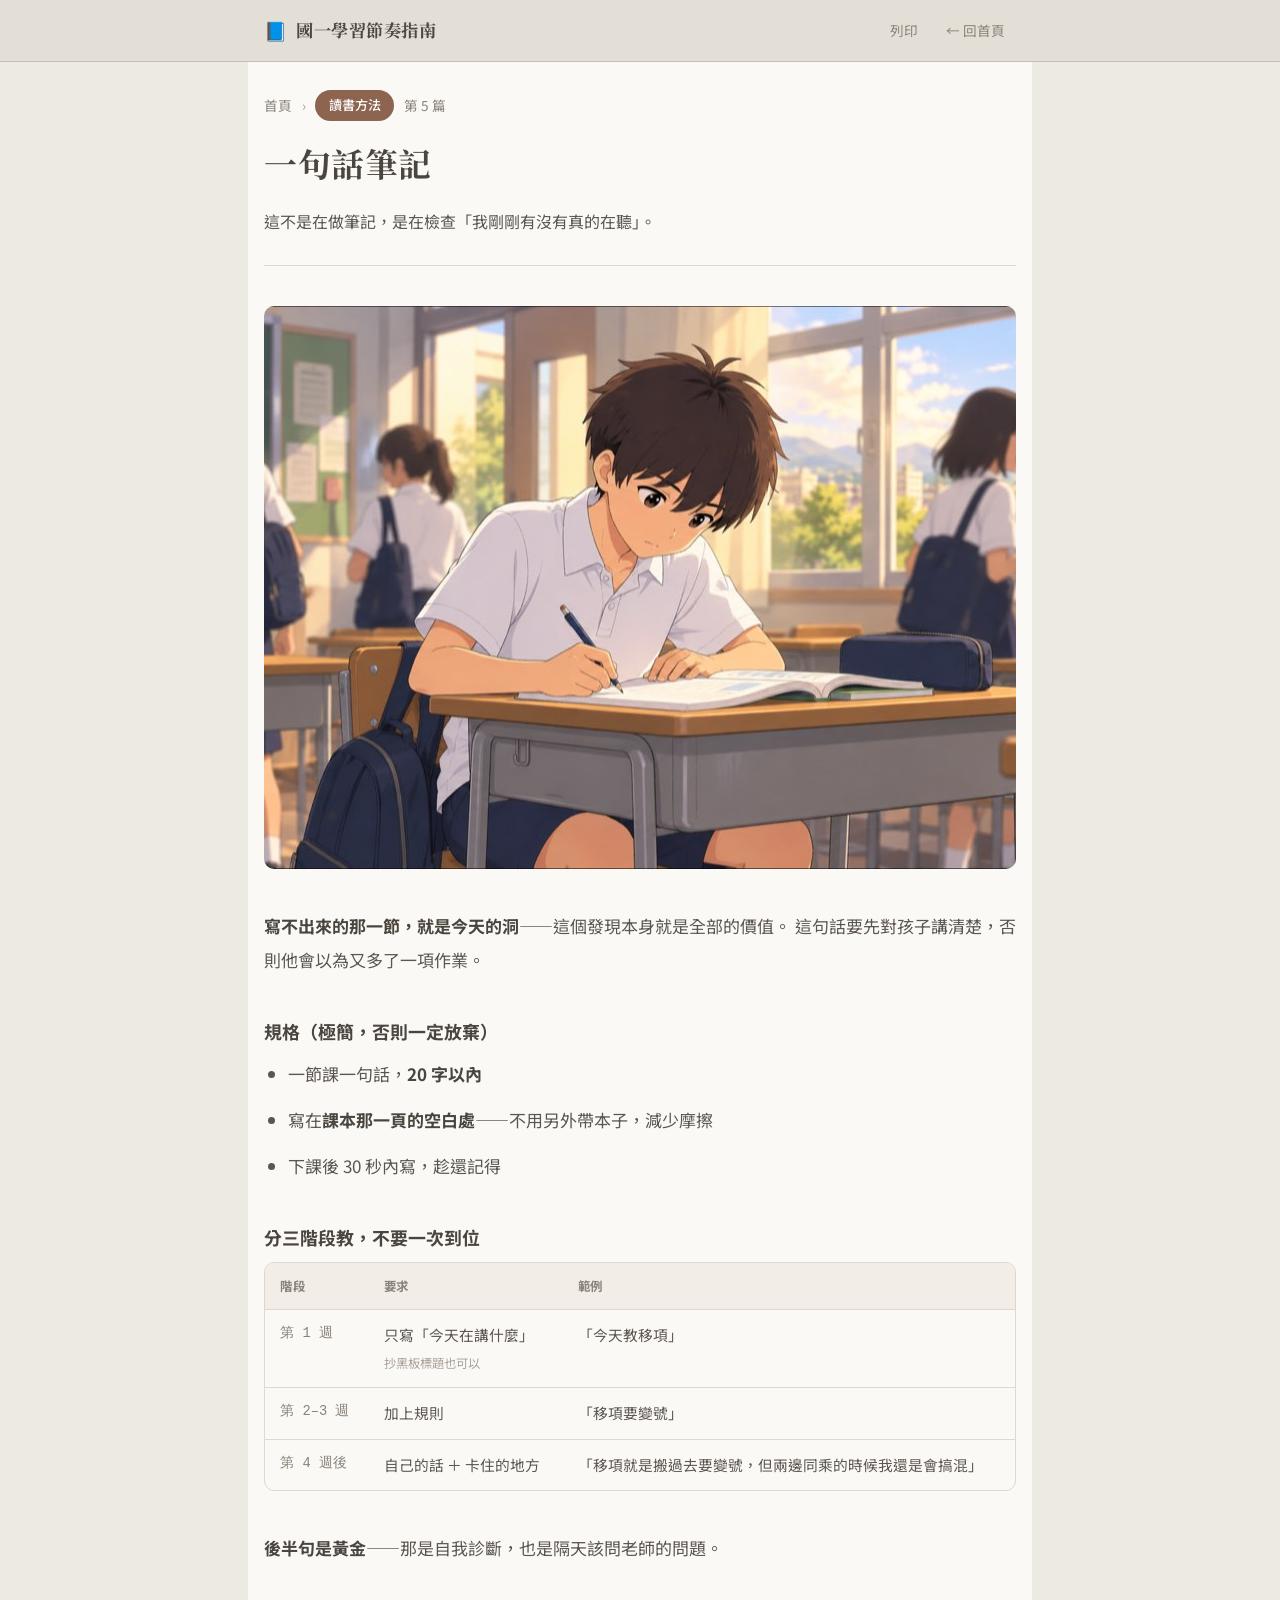
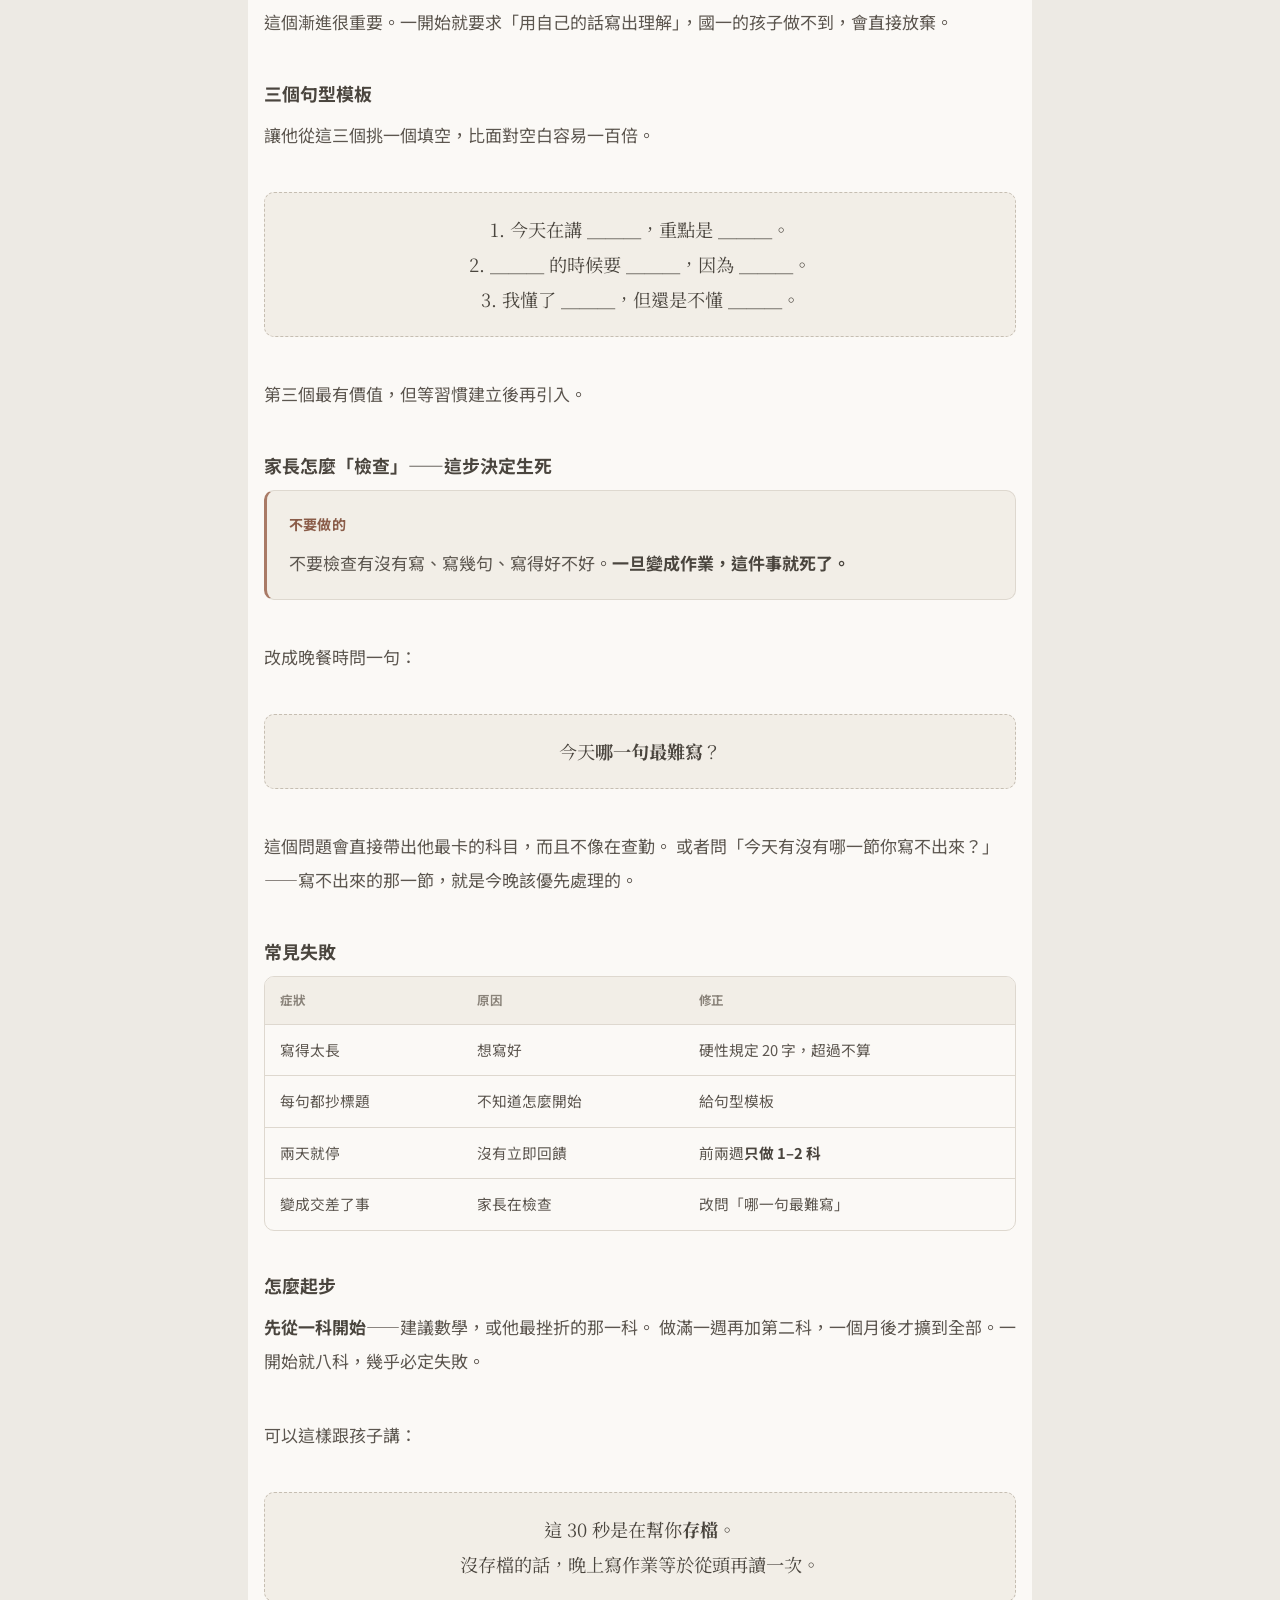
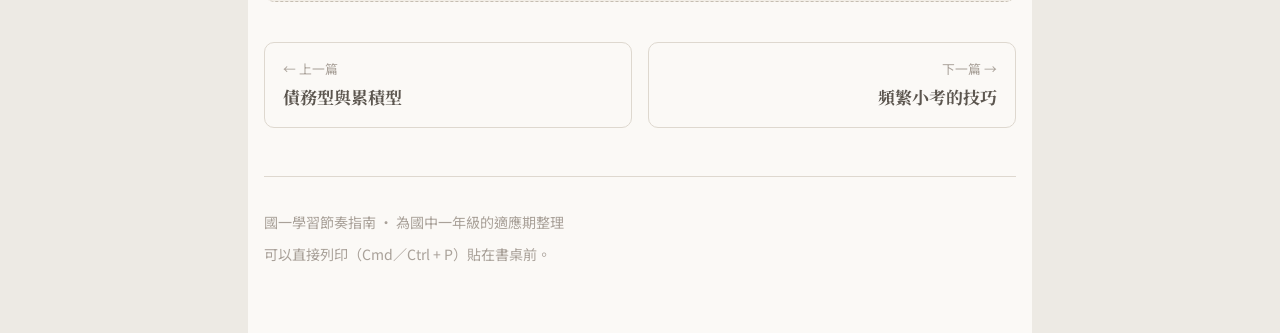
<file: docs/posts/05-onesentence.html>
<!doctype html>
<html lang="zh-Hant">
<head>
<meta charset="utf-8">
<meta name="viewport" content="width=device-width, initial-scale=1">
<title>一句話筆記 | 國一學習節奏指南</title>
<meta name="description" content="這不是在做筆記，是在檢查「我剛剛有沒有真的在聽」。寫不出來的那一節就是今天的洞。三階段教法、句型模板，以及家長該怎麼「不檢查」。">
<link rel="canonical" href="https://ginajelis.github.io/junior-high-study-guide/posts/05-onesentence.html">
<meta property="og:type" content="article">
<meta property="og:site_name" content="國一學習節奏指南">
<meta property="og:locale" content="zh_TW">
<meta property="og:title" content="一句話筆記 | 國一學習節奏指南">
<meta property="og:description" content="這不是在做筆記，是在檢查「我剛剛有沒有真的在聽」。寫不出來的那一節就是今天的洞。三階段教法、句型模板，以及家長該怎麼「不檢查」。">
<meta property="og:url" content="https://ginajelis.github.io/junior-high-study-guide/posts/05-onesentence.html">
<meta property="og:image" content="https://ginajelis.github.io/junior-high-study-guide/assets/og/05-onesentence.png">
<meta property="og:image:type" content="image/png">
<meta property="og:image:width" content="1200">
<meta property="og:image:height" content="630">
<meta property="og:image:alt" content="分享卡：一句話筆記">
<meta name="twitter:card" content="summary_large_image">
<meta name="twitter:title" content="一句話筆記 | 國一學習節奏指南">
<meta name="twitter:description" content="這不是在做筆記，是在檢查「我剛剛有沒有真的在聽」。寫不出來的那一節就是今天的洞。三階段教法、句型模板，以及家長該怎麼「不檢查」。">
<meta name="twitter:image" content="https://ginajelis.github.io/junior-high-study-guide/assets/og/05-onesentence.png">
<meta name="color-scheme" content="light dark">
<link rel="icon" href="data:image/svg+xml,<svg xmlns='http://www.w3.org/2000/svg' viewBox='0 0 100 100'><text y='.9em' font-size='90'>📘</text></svg>">
<link rel="preconnect" href="https://fonts.googleapis.com">
<link rel="preconnect" href="https://fonts.gstatic.com" crossorigin>
<link href="https://fonts.googleapis.com/css2?family=Noto+Sans+TC:wght@400;500;700&family=Noto+Serif+TC:wght@700&display=swap" rel="stylesheet">
<link rel="stylesheet" href="../assets/styles.css">
</head>
<body>

<header class="site-header">
  <div class="site-header-inner">
    <a class="brand" href="../">
      <span class="mark">📘</span>
      <span class="name">國一學習節奏指南</span>
    </a>
    <div class="header-actions">
      <button class="header-btn" id="printBtn" type="button">列印</button>
      <a class="header-btn" href="../">← 回首頁</a>
    </div>
  </div>
</header>

<div class="column" id="top">

  <div class="crumbs">
    <a class="crumb-home" href="../">首頁</a>
    <span class="crumb-sep">›</span>
    <span class="crumb-pill">讀書方法</span>
    <span class="crumb-num">第 5 篇</span>
  </div>

  <h1>一句話筆記</h1>

  <p class="standfirst">這不是在做筆記，是在檢查「我剛剛有沒有真的在聽」。</p>

  <figure class="hero">
    <img src="../assets/art/05-onesentence.jpg" alt="下課後留在座位上，在課本邊緣寫下一句話" width="1000" height="563">
  </figure>

  <article>
      
      

      <p>
        <strong>寫不出來的那一節，就是今天的洞</strong>——這個發現本身就是全部的價值。
        這句話要先對孩子講清楚，否則他會以為又多了一項作業。
      </p>

      <h3>規格（極簡，否則一定放棄）</h3>
      <ul>
        <li>一節課一句話，<strong>20 字以內</strong></li>
        <li>寫在<strong>課本那一頁的空白處</strong>——不用另外帶本子，減少摩擦</li>
        <li>下課後 30 秒內寫，趁還記得</li>
      </ul>

      <h3>分三階段教，不要一次到位</h3>
      <div class="table-wrap">
        <table>
          <thead><tr><th>階段</th><th>要求</th><th>範例</th></tr></thead>
          <tbody>
            <tr>
              <td class="when">第 1 週</td>
              <td>只寫「今天在講什麼」<br><small>抄黑板標題也可以</small></td>
              <td>「今天教移項」</td>
            </tr>
            <tr>
              <td class="when">第 2–3 週</td>
              <td>加上規則</td>
              <td>「移項要變號」</td>
            </tr>
            <tr>
              <td class="when">第 4 週後</td>
              <td>自己的話 ＋ 卡住的地方</td>
              <td>「移項就是搬過去要變號，但兩邊同乘的時候我還是會搞混」</td>
            </tr>
          </tbody>
        </table>
      </div>

      <p>
        <strong>後半句是黃金</strong>——那是自我診斷，也是隔天該問老師的問題。
      </p>
      <p>
        這個漸進很重要。一開始就要求「用自己的話寫出理解」，國一的孩子做不到，會直接放棄。
      </p>

      <h3>三個句型模板</h3>
      <p>讓他從這三個挑一個填空，比面對空白容易一百倍。</p>
      <div class="script">
        1. 今天在講 ＿＿＿，重點是 ＿＿＿。<br>
        2. ＿＿＿ 的時候要 ＿＿＿，因為 ＿＿＿。<br>
        3. 我懂了 ＿＿＿，但還是不懂 ＿＿＿。
      </div>
      <p>第三個最有價值，但等習慣建立後再引入。</p>

      <h3>家長怎麼「檢查」——這步決定生死</h3>
      <div class="callout warn">
        <div class="callout-title">不要做的</div>
        <p>不要檢查有沒有寫、寫幾句、寫得好不好。<strong>一旦變成作業，這件事就死了。</strong></p>
      </div>
      <p>改成晚餐時問一句：</p>
      <div class="script">
        今天<strong>哪一句最難寫</strong>？
      </div>
      <p>
        這個問題會直接帶出他最卡的科目，而且不像在查勤。
        或者問「今天有沒有哪一節你寫不出來？」——寫不出來的那一節，就是今晚該優先處理的。
      </p>

      <h3>常見失敗</h3>
      <div class="table-wrap">
        <table>
          <thead><tr><th>症狀</th><th>原因</th><th>修正</th></tr></thead>
          <tbody>
            <tr><td>寫得太長</td><td>想寫好</td><td>硬性規定 20 字，超過不算</td></tr>
            <tr><td>每句都抄標題</td><td>不知道怎麼開始</td><td>給句型模板</td></tr>
            <tr><td>兩天就停</td><td>沒有立即回饋</td><td>前兩週<strong>只做 1–2 科</strong></td></tr>
            <tr><td>變成交差了事</td><td>家長在檢查</td><td>改問「哪一句最難寫」</td></tr>
          </tbody>
        </table>
      </div>

      <h3>怎麼起步</h3>
      <p>
        <strong>先從一科開始</strong>——建議數學，或他最挫折的那一科。
        做滿一週再加第二科，一個月後才擴到全部。一開始就八科，幾乎必定失敗。
      </p>
      <p>可以這樣跟孩子講：</p>
      <div class="script">
        這 30 秒是在幫你<strong>存檔</strong>。<br>
        沒存檔的話，晚上寫作業等於從頭再讀一次。
      </div>
    
  </article>

  <nav class="post-nav">
    <a class="post-nav-link prev" href="04-types.html"><span class="dir">← 上一篇</span><span class="t">債務型與累積型</span></a>
    <a class="post-nav-link next" href="06-quiz.html"><span class="dir">下一篇 →</span><span class="t">頻繁小考的技巧</span></a>
  </nav>

  <footer class="site-footer">
    <p>國一學習節奏指南 · 為國中一年級的適應期整理</p>
    <p>可以直接列印（Cmd／Ctrl + P）貼在書桌前。</p>
  </footer>
</div>

<button class="to-top" id="toTop" type="button" aria-label="回到頂端">↑</button>

<script src="../assets/app.js"></script>
</body>
</html>
</file>
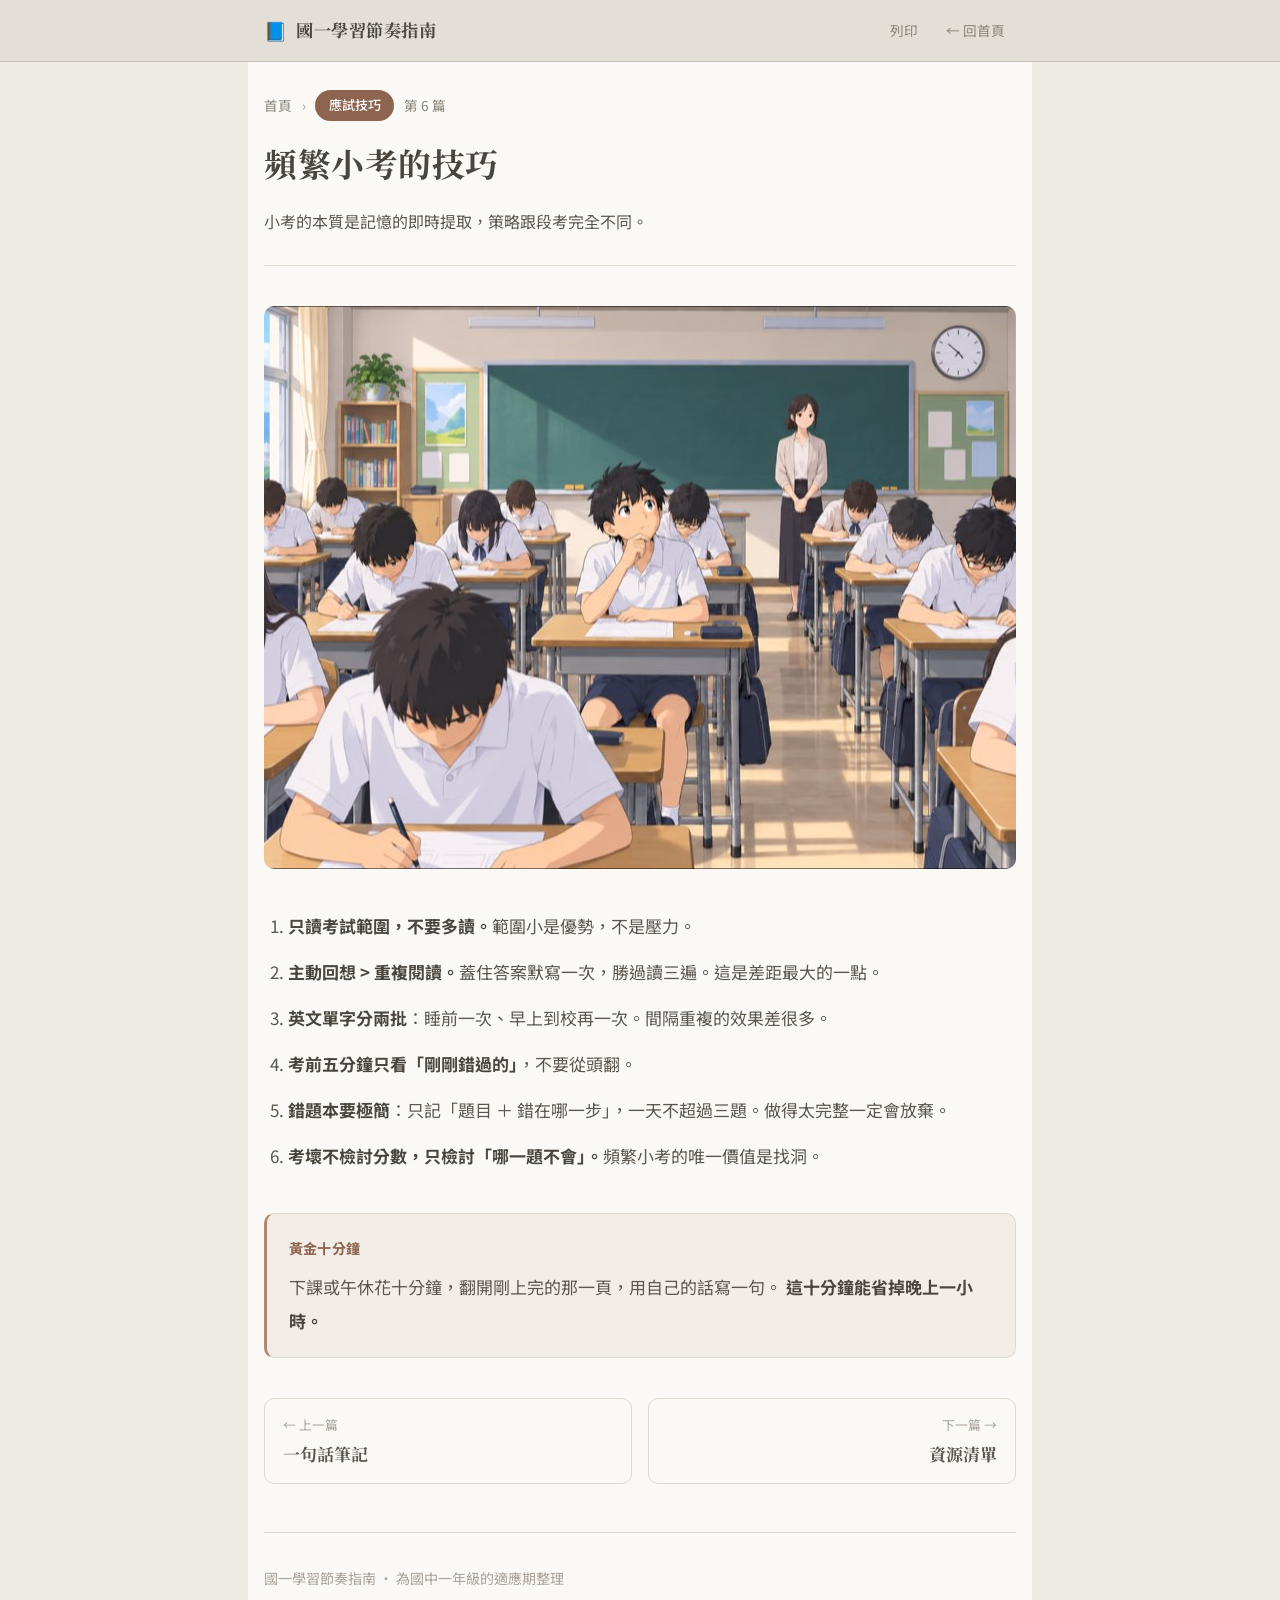
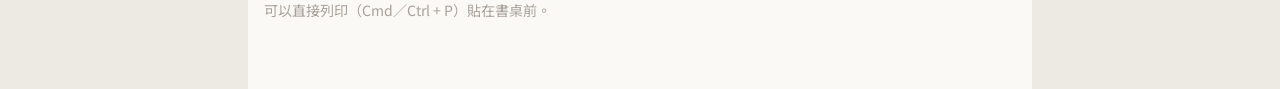
<file: docs/posts/06-quiz.html>
<!doctype html>
<html lang="zh-Hant">
<head>
<meta charset="utf-8">
<meta name="viewport" content="width=device-width, initial-scale=1">
<title>頻繁小考的技巧 | 國一學習節奏指南</title>
<meta name="description" content="小考的本質是記憶的即時提取，策略跟段考完全不同。只讀範圍、主動回想、錯題本極簡化，還有 CP 值最高的下課十分鐘。">
<link rel="canonical" href="https://ginajelis.github.io/junior-high-study-guide/posts/06-quiz.html">
<meta property="og:type" content="article">
<meta property="og:site_name" content="國一學習節奏指南">
<meta property="og:locale" content="zh_TW">
<meta property="og:title" content="頻繁小考的技巧 | 國一學習節奏指南">
<meta property="og:description" content="小考的本質是記憶的即時提取，策略跟段考完全不同。只讀範圍、主動回想、錯題本極簡化，還有 CP 值最高的下課十分鐘。">
<meta property="og:url" content="https://ginajelis.github.io/junior-high-study-guide/posts/06-quiz.html">
<meta property="og:image" content="https://ginajelis.github.io/junior-high-study-guide/assets/og/06-quiz.png">
<meta property="og:image:type" content="image/png">
<meta property="og:image:width" content="1200">
<meta property="og:image:height" content="630">
<meta property="og:image:alt" content="分享卡：頻繁小考的技巧">
<meta name="twitter:card" content="summary_large_image">
<meta name="twitter:title" content="頻繁小考的技巧 | 國一學習節奏指南">
<meta name="twitter:description" content="小考的本質是記憶的即時提取，策略跟段考完全不同。只讀範圍、主動回想、錯題本極簡化，還有 CP 值最高的下課十分鐘。">
<meta name="twitter:image" content="https://ginajelis.github.io/junior-high-study-guide/assets/og/06-quiz.png">
<meta name="color-scheme" content="light dark">
<link rel="icon" href="data:image/svg+xml,<svg xmlns='http://www.w3.org/2000/svg' viewBox='0 0 100 100'><text y='.9em' font-size='90'>📘</text></svg>">
<link rel="preconnect" href="https://fonts.googleapis.com">
<link rel="preconnect" href="https://fonts.gstatic.com" crossorigin>
<link href="https://fonts.googleapis.com/css2?family=Noto+Sans+TC:wght@400;500;700&family=Noto+Serif+TC:wght@700&display=swap" rel="stylesheet">
<link rel="stylesheet" href="../assets/styles.css">
</head>
<body>

<header class="site-header">
  <div class="site-header-inner">
    <a class="brand" href="../">
      <span class="mark">📘</span>
      <span class="name">國一學習節奏指南</span>
    </a>
    <div class="header-actions">
      <button class="header-btn" id="printBtn" type="button">列印</button>
      <a class="header-btn" href="../">← 回首頁</a>
    </div>
  </div>
</header>

<div class="column" id="top">

  <div class="crumbs">
    <a class="crumb-home" href="../">首頁</a>
    <span class="crumb-sep">›</span>
    <span class="crumb-pill">應試技巧</span>
    <span class="crumb-num">第 6 篇</span>
  </div>

  <h1>頻繁小考的技巧</h1>

  <p class="standfirst">小考的本質是記憶的即時提取，策略跟段考完全不同。</p>

  <figure class="hero">
    <img src="../assets/art/06-quiz.jpg" alt="課堂小考中，握著鉛筆專注作答的國中男生" width="1000" height="563">
  </figure>

  <article>
      
      

      <ol>
        <li><strong>只讀考試範圍，不要多讀。</strong>範圍小是優勢，不是壓力。</li>
        <li><strong>主動回想 &gt; 重複閱讀。</strong>蓋住答案默寫一次，勝過讀三遍。這是差距最大的一點。</li>
        <li><strong>英文單字分兩批</strong>：睡前一次、早上到校再一次。間隔重複的效果差很多。</li>
        <li><strong>考前五分鐘只看「剛剛錯過的」</strong>，不要從頭翻。</li>
        <li><strong>錯題本要極簡</strong>：只記「題目 ＋ 錯在哪一步」，一天不超過三題。做得太完整一定會放棄。</li>
        <li><strong>考壞不檢討分數，只檢討「哪一題不會」。</strong>頻繁小考的唯一價值是找洞。</li>
      </ol>

      <div class="callout">
        <div class="callout-title">黃金十分鐘</div>
        <p>
          下課或午休花十分鐘，翻開剛上完的那一頁，用自己的話寫一句。
          <strong>這十分鐘能省掉晚上一小時。</strong>
        </p>
      </div>
    
  </article>

  <nav class="post-nav">
    <a class="post-nav-link prev" href="05-onesentence.html"><span class="dir">← 上一篇</span><span class="t">一句話筆記</span></a>
    <a class="post-nav-link next" href="07-resources.html"><span class="dir">下一篇 →</span><span class="t">資源清單</span></a>
  </nav>

  <footer class="site-footer">
    <p>國一學習節奏指南 · 為國中一年級的適應期整理</p>
    <p>可以直接列印（Cmd／Ctrl + P）貼在書桌前。</p>
  </footer>
</div>

<button class="to-top" id="toTop" type="button" aria-label="回到頂端">↑</button>

<script src="../assets/app.js"></script>
</body>
</html>
</file>
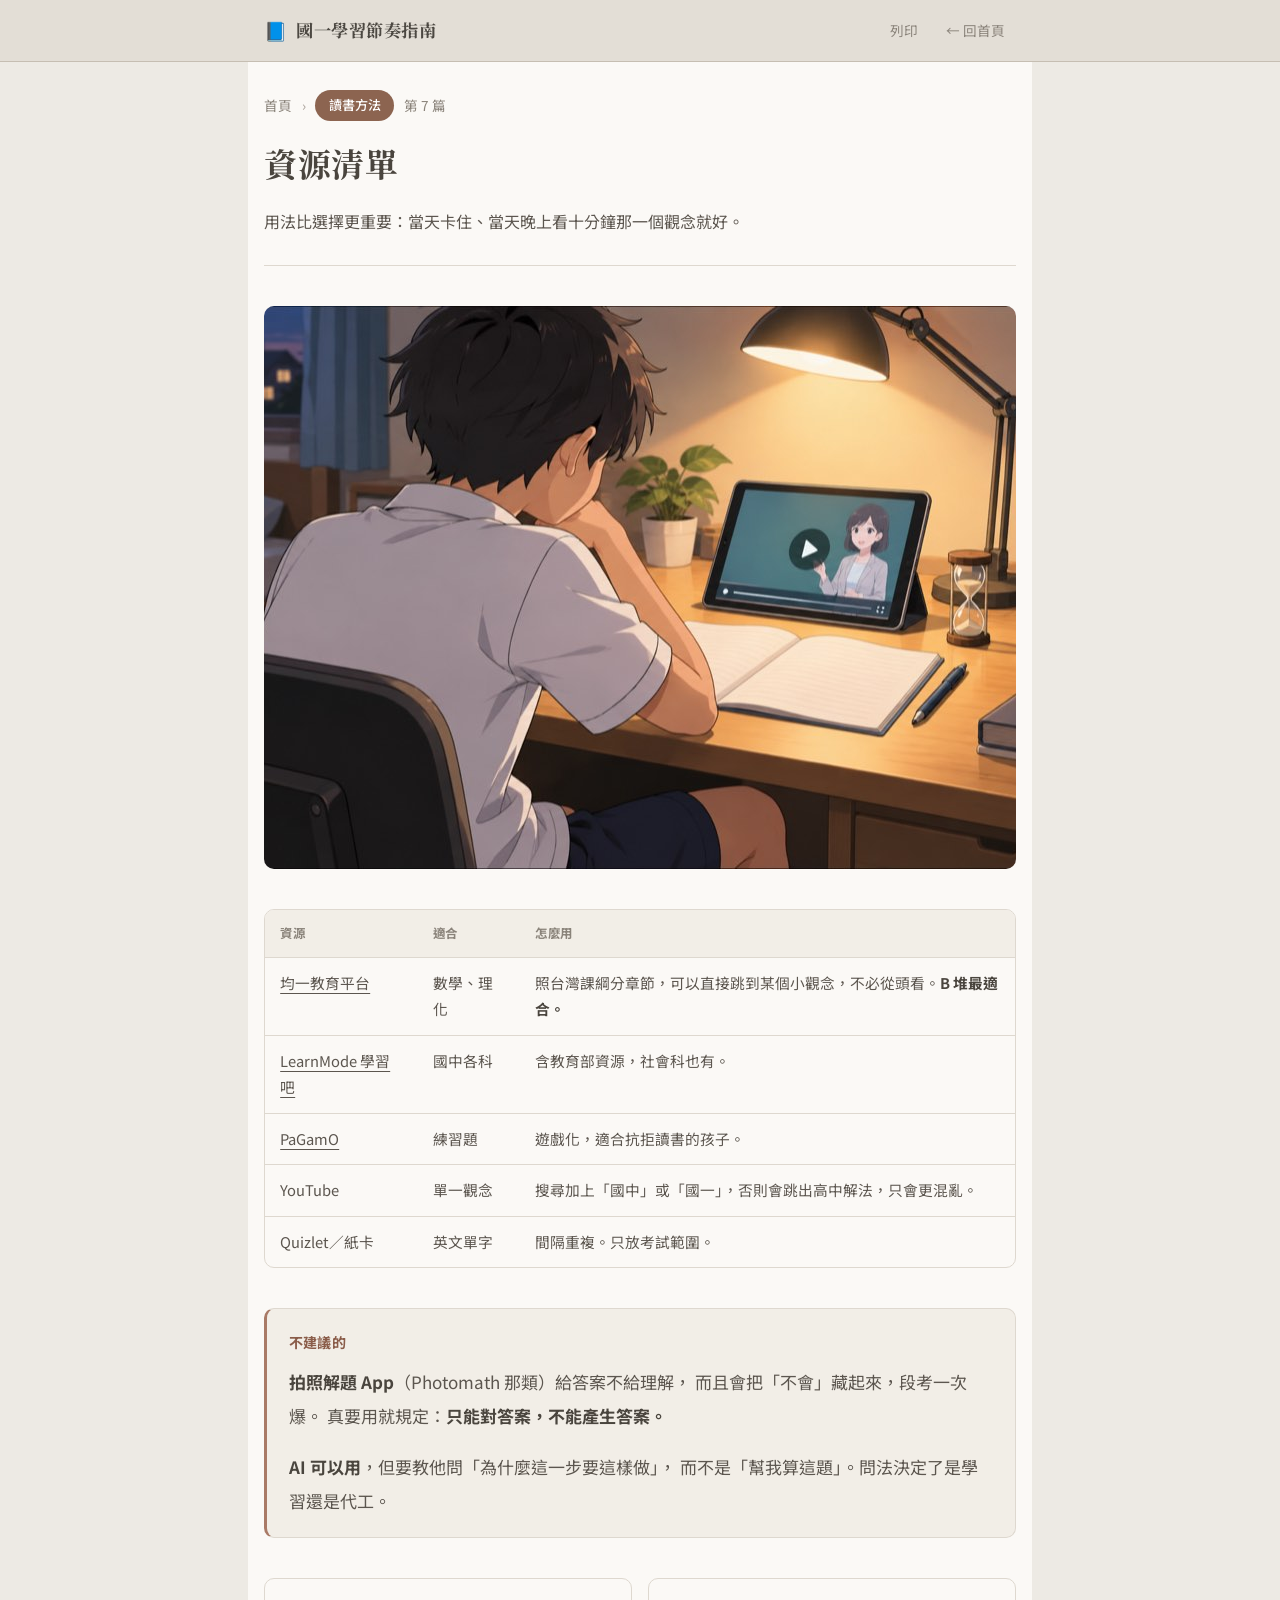
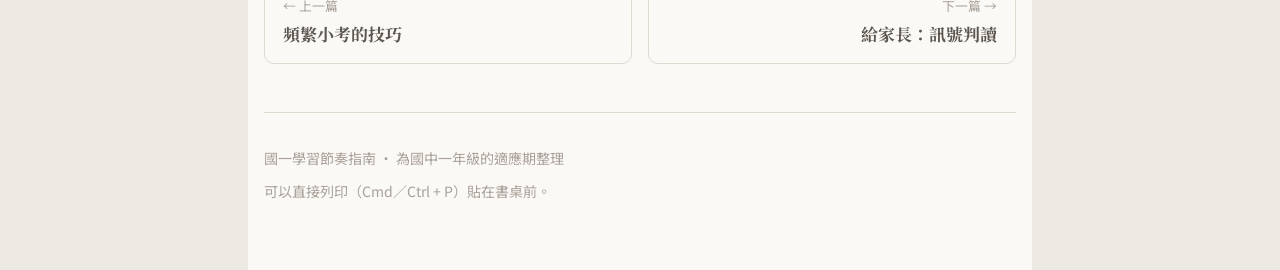
<file: docs/posts/07-resources.html>
<!doctype html>
<html lang="zh-Hant">
<head>
<meta charset="utf-8">
<meta name="viewport" content="width=device-width, initial-scale=1">
<title>資源清單 | 國一學習節奏指南</title>
<meta name="description" content="用法比選擇更重要：當天卡住、當天晚上看十分鐘那一個觀念就好。均一、學習吧、PaGamO 的分工，以及為什麼不建議拍照解題 App。">
<link rel="canonical" href="https://ginajelis.github.io/junior-high-study-guide/posts/07-resources.html">
<meta property="og:type" content="article">
<meta property="og:site_name" content="國一學習節奏指南">
<meta property="og:locale" content="zh_TW">
<meta property="og:title" content="資源清單 | 國一學習節奏指南">
<meta property="og:description" content="用法比選擇更重要：當天卡住、當天晚上看十分鐘那一個觀念就好。均一、學習吧、PaGamO 的分工，以及為什麼不建議拍照解題 App。">
<meta property="og:url" content="https://ginajelis.github.io/junior-high-study-guide/posts/07-resources.html">
<meta property="og:image" content="https://ginajelis.github.io/junior-high-study-guide/assets/og/07-resources.png">
<meta property="og:image:type" content="image/png">
<meta property="og:image:width" content="1200">
<meta property="og:image:height" content="630">
<meta property="og:image:alt" content="分享卡：資源清單">
<meta name="twitter:card" content="summary_large_image">
<meta name="twitter:title" content="資源清單 | 國一學習節奏指南">
<meta name="twitter:description" content="用法比選擇更重要：當天卡住、當天晚上看十分鐘那一個觀念就好。均一、學習吧、PaGamO 的分工，以及為什麼不建議拍照解題 App。">
<meta name="twitter:image" content="https://ginajelis.github.io/junior-high-study-guide/assets/og/07-resources.png">
<meta name="color-scheme" content="light dark">
<link rel="icon" href="data:image/svg+xml,<svg xmlns='http://www.w3.org/2000/svg' viewBox='0 0 100 100'><text y='.9em' font-size='90'>📘</text></svg>">
<link rel="preconnect" href="https://fonts.googleapis.com">
<link rel="preconnect" href="https://fonts.gstatic.com" crossorigin>
<link href="https://fonts.googleapis.com/css2?family=Noto+Sans+TC:wght@400;500;700&family=Noto+Serif+TC:wght@700&display=swap" rel="stylesheet">
<link rel="stylesheet" href="../assets/styles.css">
</head>
<body>

<header class="site-header">
  <div class="site-header-inner">
    <a class="brand" href="../">
      <span class="mark">📘</span>
      <span class="name">國一學習節奏指南</span>
    </a>
    <div class="header-actions">
      <button class="header-btn" id="printBtn" type="button">列印</button>
      <a class="header-btn" href="../">← 回首頁</a>
    </div>
  </div>
</header>

<div class="column" id="top">

  <div class="crumbs">
    <a class="crumb-home" href="../">首頁</a>
    <span class="crumb-sep">›</span>
    <span class="crumb-pill">讀書方法</span>
    <span class="crumb-num">第 7 篇</span>
  </div>

  <h1>資源清單</h1>

  <p class="standfirst">用法比選擇更重要：當天卡住、當天晚上看十分鐘那一個觀念就好。</p>

  <figure class="hero">
    <img src="../assets/art/07-resources.jpg" alt="從男孩肩後看過去，平板立在桌上朝著他播放教學影片，旁邊有一個沙漏" width="1000" height="563">
  </figure>

  <article>
      
      

      <div class="table-wrap">
        <table>
          <thead><tr><th>資源</th><th>適合</th><th>怎麼用</th></tr></thead>
          <tbody>
            <tr>
              <td><a href="https://www.junyiacademy.org/" target="_blank" rel="noopener">均一教育平台</a></td>
              <td>數學、理化</td>
              <td>照台灣課綱分章節，可以直接跳到某個小觀念，不必從頭看。<strong>B 堆最適合。</strong></td>
            </tr>
            <tr>
              <td><a href="https://www.learnmode.net/" target="_blank" rel="noopener">LearnMode 學習吧</a></td>
              <td>國中各科</td>
              <td>含教育部資源，社會科也有。</td>
            </tr>
            <tr>
              <td><a href="https://www.pagamo.org/" target="_blank" rel="noopener">PaGamO</a></td>
              <td>練習題</td>
              <td>遊戲化，適合抗拒讀書的孩子。</td>
            </tr>
            <tr>
              <td>YouTube</td>
              <td>單一觀念</td>
              <td>搜尋加上「國中」或「國一」，否則會跳出高中解法，只會更混亂。</td>
            </tr>
            <tr>
              <td>Quizlet／紙卡</td>
              <td>英文單字</td>
              <td>間隔重複。只放考試範圍。</td>
            </tr>
          </tbody>
        </table>
      </div>

      <div class="callout warn">
        <div class="callout-title">不建議的</div>
        <p>
          <strong>拍照解題 App</strong>（Photomath 那類）給答案不給理解，
          而且會把「不會」藏起來，段考一次爆。
          真要用就規定：<strong>只能對答案，不能產生答案。</strong>
        </p>
        <p>
          <strong>AI 可以用</strong>，但要教他問「為什麼這一步要這樣做」，
          而不是「幫我算這題」。問法決定了是學習還是代工。
        </p>
      </div>
    
  </article>

  <nav class="post-nav">
    <a class="post-nav-link prev" href="06-quiz.html"><span class="dir">← 上一篇</span><span class="t">頻繁小考的技巧</span></a>
    <a class="post-nav-link next" href="08-signals.html"><span class="dir">下一篇 →</span><span class="t">給家長：訊號判讀</span></a>
  </nav>

  <footer class="site-footer">
    <p>國一學習節奏指南 · 為國中一年級的適應期整理</p>
    <p>可以直接列印（Cmd／Ctrl + P）貼在書桌前。</p>
  </footer>
</div>

<button class="to-top" id="toTop" type="button" aria-label="回到頂端">↑</button>

<script src="../assets/app.js"></script>
</body>
</html>
</file>
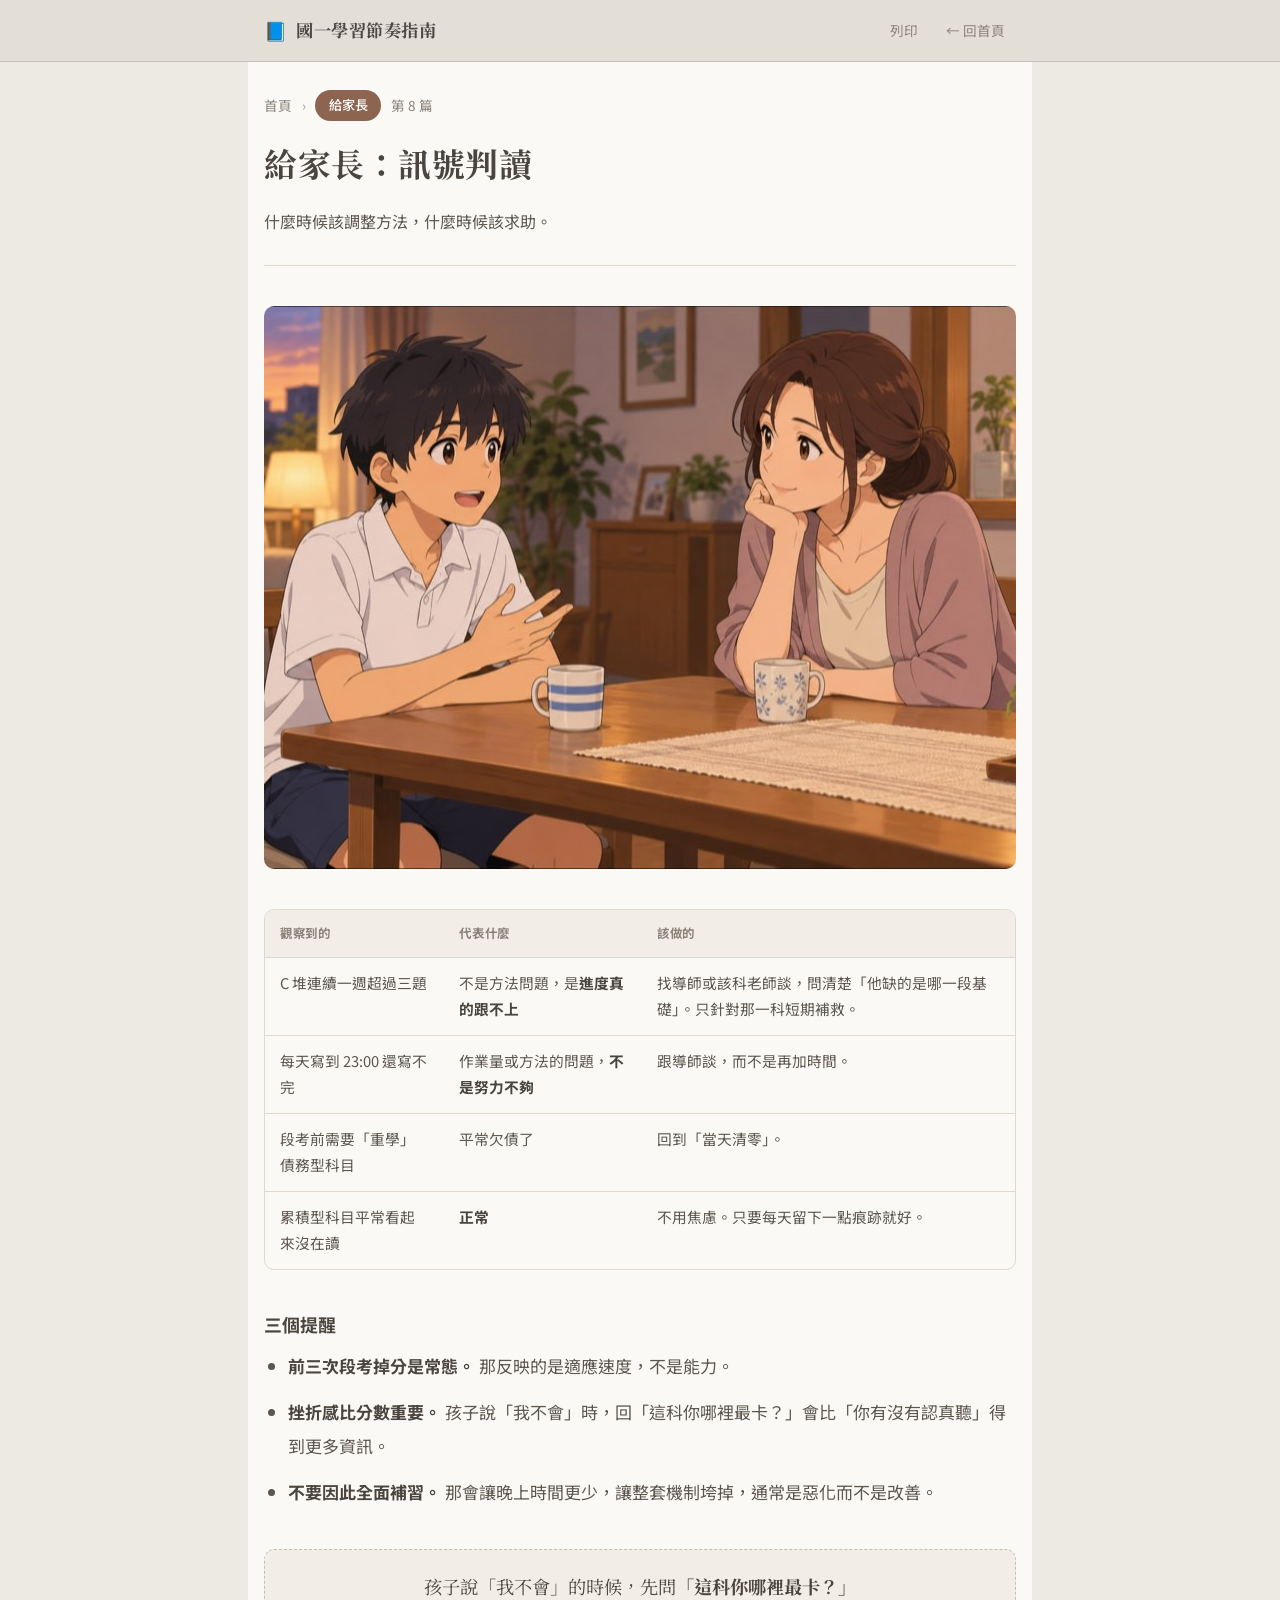
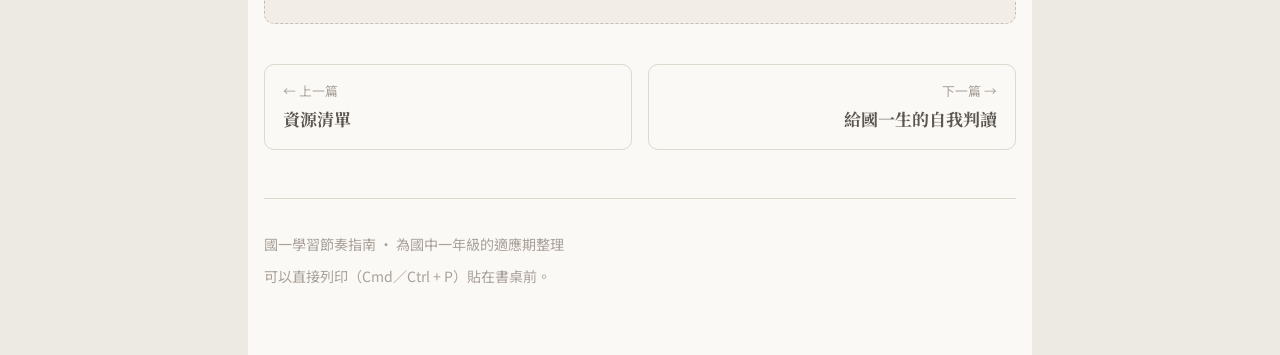
<file: docs/posts/08-signals.html>
<!doctype html>
<html lang="zh-Hant">
<head>
<meta charset="utf-8">
<meta name="viewport" content="width=device-width, initial-scale=1">
<title>給家長：訊號判讀 | 國一學習節奏指南</title>
<meta name="description" content="什麼時候該調整方法，什麼時候該求助。C 堆連續一週超過三題代表什麼、每天寫到十一點代表什麼，以及三個容易搞錯的提醒。">
<link rel="canonical" href="https://ginajelis.github.io/junior-high-study-guide/posts/08-signals.html">
<meta property="og:type" content="article">
<meta property="og:site_name" content="國一學習節奏指南">
<meta property="og:locale" content="zh_TW">
<meta property="og:title" content="給家長：訊號判讀 | 國一學習節奏指南">
<meta property="og:description" content="什麼時候該調整方法，什麼時候該求助。C 堆連續一週超過三題代表什麼、每天寫到十一點代表什麼，以及三個容易搞錯的提醒。">
<meta property="og:url" content="https://ginajelis.github.io/junior-high-study-guide/posts/08-signals.html">
<meta property="og:image" content="https://ginajelis.github.io/junior-high-study-guide/assets/og/08-signals.png">
<meta property="og:image:type" content="image/png">
<meta property="og:image:width" content="1200">
<meta property="og:image:height" content="630">
<meta property="og:image:alt" content="分享卡：給家長，訊號判讀">
<meta name="twitter:card" content="summary_large_image">
<meta name="twitter:title" content="給家長：訊號判讀 | 國一學習節奏指南">
<meta name="twitter:description" content="什麼時候該調整方法，什麼時候該求助。C 堆連續一週超過三題代表什麼、每天寫到十一點代表什麼，以及三個容易搞錯的提醒。">
<meta name="twitter:image" content="https://ginajelis.github.io/junior-high-study-guide/assets/og/08-signals.png">
<meta name="color-scheme" content="light dark">
<link rel="icon" href="data:image/svg+xml,<svg xmlns='http://www.w3.org/2000/svg' viewBox='0 0 100 100'><text y='.9em' font-size='90'>📘</text></svg>">
<link rel="preconnect" href="https://fonts.googleapis.com">
<link rel="preconnect" href="https://fonts.gstatic.com" crossorigin>
<link href="https://fonts.googleapis.com/css2?family=Noto+Sans+TC:wght@400;500;700&family=Noto+Serif+TC:wght@700&display=swap" rel="stylesheet">
<link rel="stylesheet" href="../assets/styles.css">
</head>
<body>

<header class="site-header">
  <div class="site-header-inner">
    <a class="brand" href="../">
      <span class="mark">📘</span>
      <span class="name">國一學習節奏指南</span>
    </a>
    <div class="header-actions">
      <button class="header-btn" id="printBtn" type="button">列印</button>
      <a class="header-btn" href="../">← 回首頁</a>
    </div>
  </div>
</header>

<div class="column" id="top">

  <div class="crumbs">
    <a class="crumb-home" href="../">首頁</a>
    <span class="crumb-sep">›</span>
    <span class="crumb-pill">給家長</span>
    <span class="crumb-num">第 8 篇</span>
  </div>

  <h1>給家長：訊號判讀</h1>

  <p class="standfirst">什麼時候該調整方法，什麼時候該求助。</p>

  <figure class="hero">
    <img src="../assets/art/08-signals.jpg" alt="男孩和媽媽在餐桌旁聊天，媽媽專心聽著" width="1000" height="563">
  </figure>

  <article>
      
      

      <div class="table-wrap">
        <table>
          <thead><tr><th>觀察到的</th><th>代表什麼</th><th>該做的</th></tr></thead>
          <tbody>
            <tr>
              <td>C 堆連續一週超過三題</td>
              <td>不是方法問題，是<strong>進度真的跟不上</strong></td>
              <td>找導師或該科老師談，問清楚「他缺的是哪一段基礎」。只針對那一科短期補救。</td>
            </tr>
            <tr>
              <td>每天寫到 23:00 還寫不完</td>
              <td>作業量或方法的問題，<strong>不是努力不夠</strong></td>
              <td>跟導師談，而不是再加時間。</td>
            </tr>
            <tr>
              <td>段考前需要「重學」債務型科目</td>
              <td>平常欠債了</td>
              <td>回到「當天清零」。</td>
            </tr>
            <tr>
              <td>累積型科目平常看起來沒在讀</td>
              <td><strong>正常</strong></td>
              <td>不用焦慮。只要每天留下一點痕跡就好。</td>
            </tr>
          </tbody>
        </table>
      </div>

      <h3>三個提醒</h3>
      <ul>
        <li>
          <strong>前三次段考掉分是常態。</strong>
          那反映的是適應速度，不是能力。
        </li>
        <li>
          <strong>挫折感比分數重要。</strong>
          孩子說「我不會」時，回「這科你哪裡最卡？」會比「你有沒有認真聽」得到更多資訊。
        </li>
        <li>
          <strong>不要因此全面補習。</strong>
          那會讓晚上時間更少，讓整套機制垮掉，通常是惡化而不是改善。
        </li>
      </ul>

      <div class="script">
        孩子說「我不會」的時候，先問<strong>「這科你哪裡最卡？」</strong>
      </div>
    
  </article>

  <nav class="post-nav">
    <a class="post-nav-link prev" href="07-resources.html"><span class="dir">← 上一篇</span><span class="t">資源清單</span></a>
    <a class="post-nav-link next" href="09-quest.html"><span class="dir">下一篇 →</span><span class="t">給國一生的自我判讀</span></a>
  </nav>

  <footer class="site-footer">
    <p>國一學習節奏指南 · 為國中一年級的適應期整理</p>
    <p>可以直接列印（Cmd／Ctrl + P）貼在書桌前。</p>
  </footer>
</div>

<button class="to-top" id="toTop" type="button" aria-label="回到頂端">↑</button>

<script src="../assets/app.js"></script>
</body>
</html>
</file>
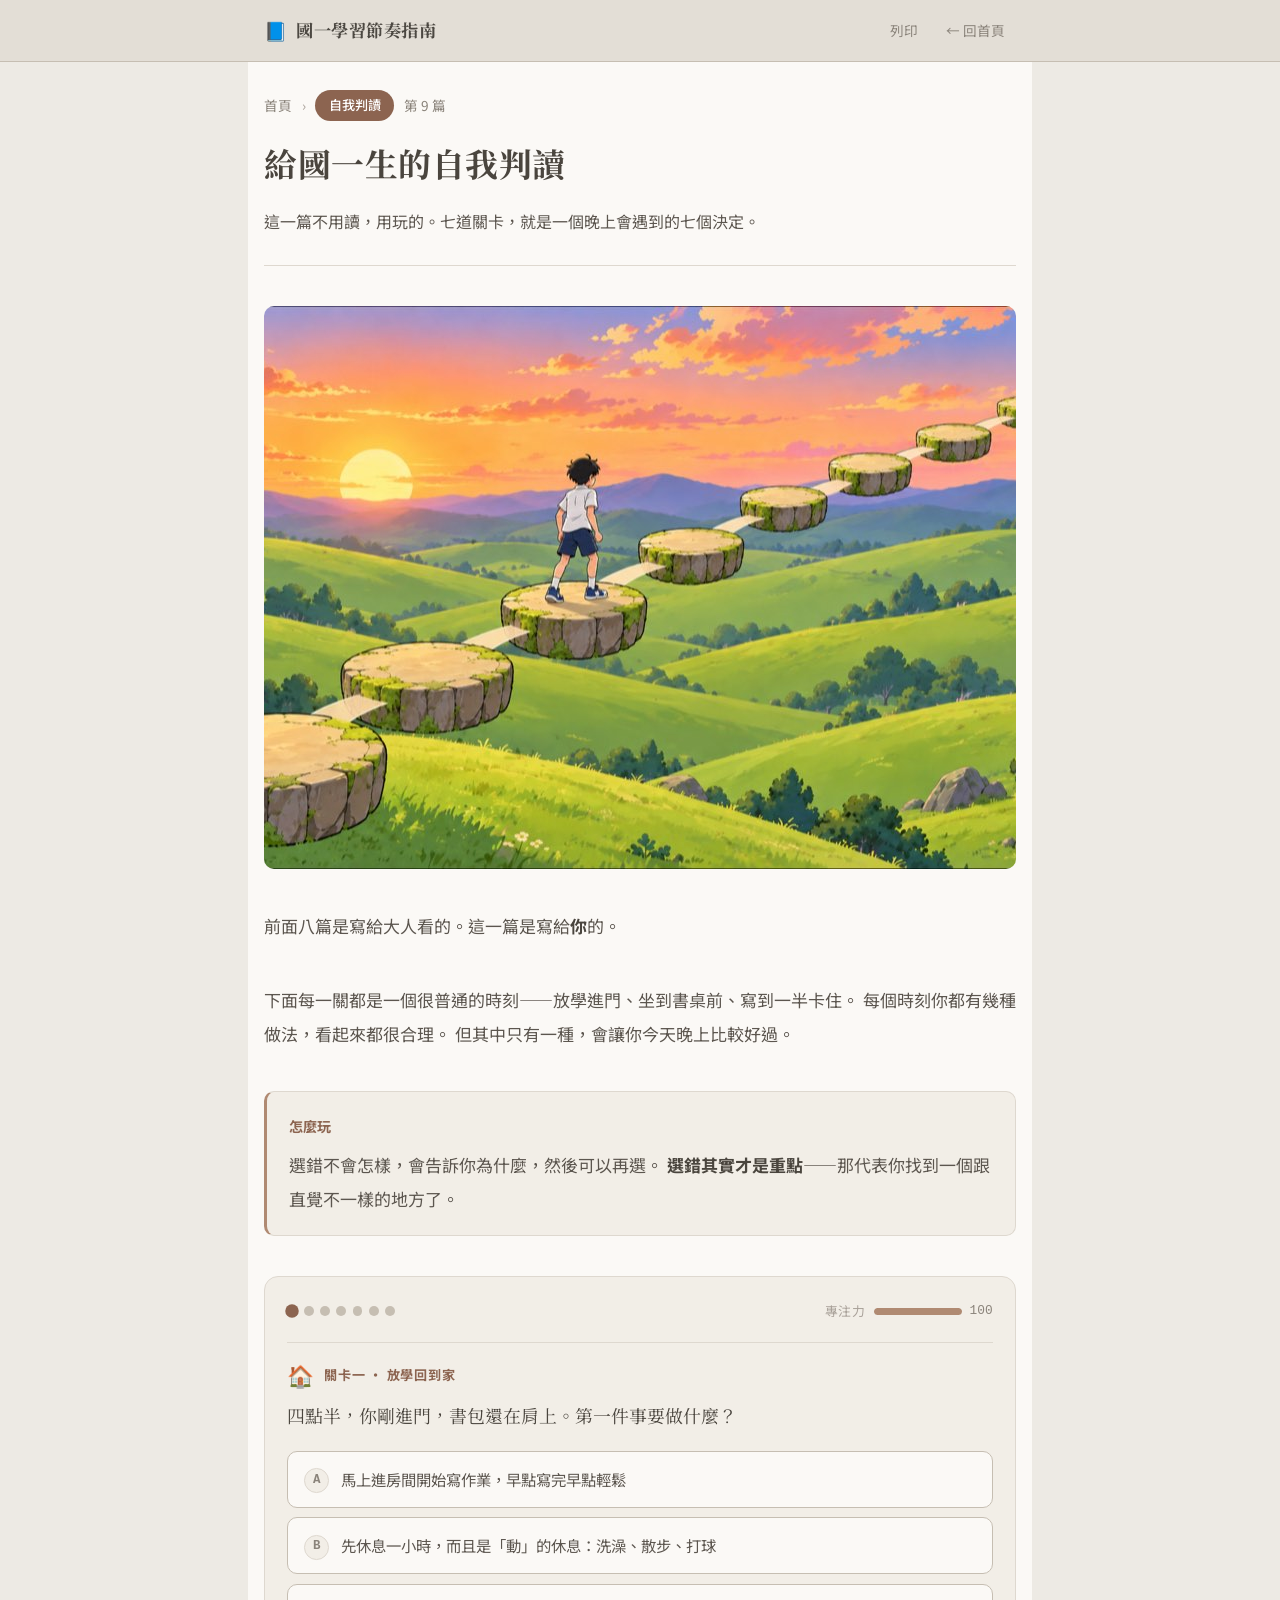
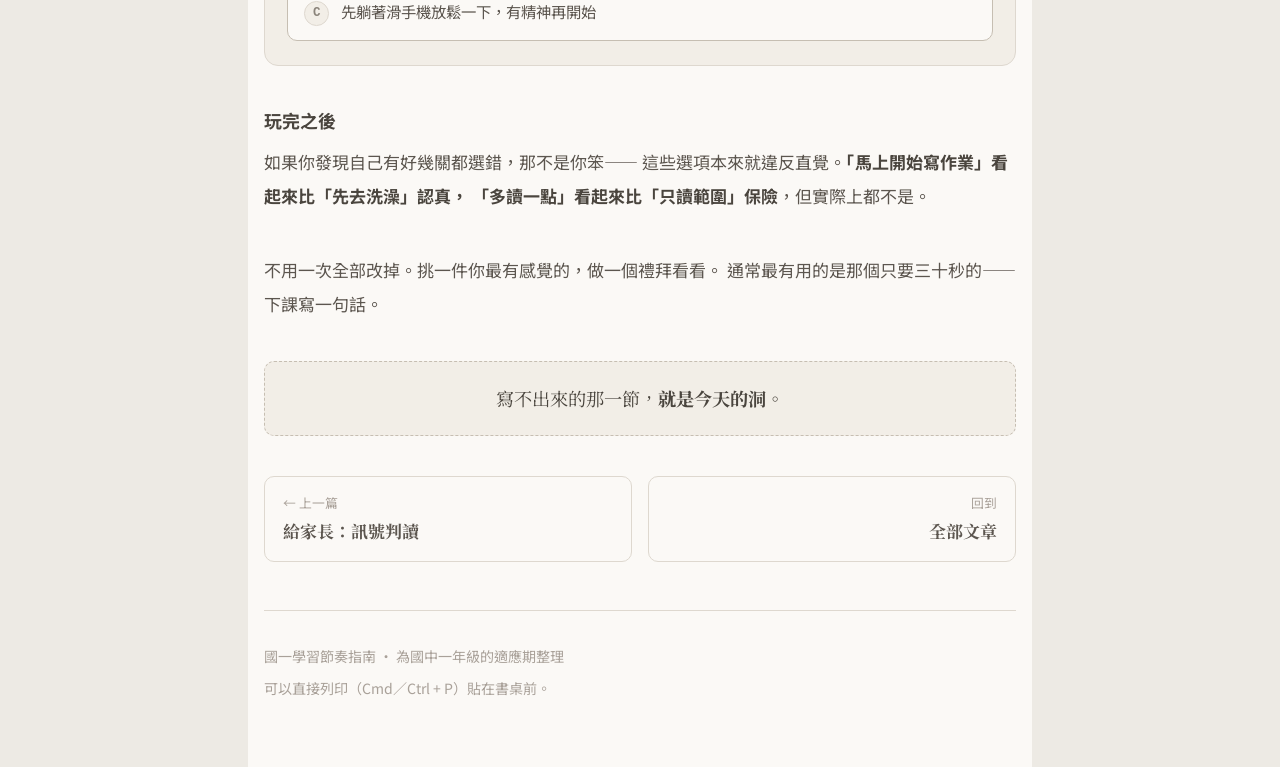
<file: docs/posts/09-quest.html>
<!doctype html>
<html lang="zh-Hant">
<head>
<meta charset="utf-8">
<meta name="viewport" content="width=device-width, initial-scale=1">
<title>給國一生的自我判讀 | 國一學習節奏指南</title>
<meta name="description" content="七道關卡，一個晚上的七個決定。用點選闖關的方式，把前面七篇的重點自己走一遍。">
<link rel="canonical" href="https://ginajelis.github.io/junior-high-study-guide/posts/09-quest.html">
<meta property="og:type" content="article">
<meta property="og:site_name" content="國一學習節奏指南">
<meta property="og:locale" content="zh_TW">
<meta property="og:title" content="給國一生的自我判讀 | 國一學習節奏指南">
<meta property="og:description" content="七道關卡，一個晚上的七個決定。用點選闖關的方式，把前面七篇的重點自己走一遍。">
<meta property="og:url" content="https://ginajelis.github.io/junior-high-study-guide/posts/09-quest.html">
<meta property="og:image" content="https://ginajelis.github.io/junior-high-study-guide/assets/og/09-quest.png">
<meta property="og:image:type" content="image/png">
<meta property="og:image:width" content="1200">
<meta property="og:image:height" content="630">
<meta property="og:image:alt" content="分享卡：給國一生的自我判讀">
<meta name="twitter:card" content="summary_large_image">
<meta name="twitter:title" content="給國一生的自我判讀 | 國一學習節奏指南">
<meta name="twitter:description" content="七道關卡，一個晚上的七個決定。用點選闖關的方式，把前面七篇的重點自己走一遍。">
<meta name="twitter:image" content="https://ginajelis.github.io/junior-high-study-guide/assets/og/09-quest.png">
<meta name="color-scheme" content="light">
<link rel="icon" href="data:image/svg+xml,<svg xmlns='http://www.w3.org/2000/svg' viewBox='0 0 100 100'><text y='.9em' font-size='90'>📘</text></svg>">
<link rel="preconnect" href="https://fonts.googleapis.com">
<link rel="preconnect" href="https://fonts.gstatic.com" crossorigin>
<link href="https://fonts.googleapis.com/css2?family=Noto+Sans+TC:wght@400;500;700&family=Noto+Serif+TC:wght@700&display=swap" rel="stylesheet">
<link rel="stylesheet" href="../assets/styles.css">
</head>
<body>

<header class="site-header">
  <div class="site-header-inner">
    <a class="brand" href="../">
      <span class="mark">📘</span>
      <span class="name">國一學習節奏指南</span>
    </a>
    <div class="header-actions">
      <button class="header-btn" id="printBtn" type="button">列印</button>
      <a class="header-btn" href="../">← 回首頁</a>
    </div>
  </div>
</header>

<div class="column" id="top">

  <div class="crumbs">
    <a class="crumb-home" href="../">首頁</a>
    <span class="crumb-sep">›</span>
    <span class="crumb-pill">自我判讀</span>
    <span class="crumb-num">第 9 篇</span>
  </div>

  <h1>給國一生的自我判讀</h1>

  <p class="standfirst">這一篇不用讀，用玩的。七道關卡，就是一個晚上會遇到的七個決定。</p>

  <figure class="hero">
    <img src="../assets/art/09-quest.jpg" alt="七個石台串成的闖關路線圖，終點插著旗子，男孩站在第三關" width="1000" height="563">
  </figure>

  <article>

    <p>
      前面八篇是寫給大人看的。這一篇是寫給<strong>你</strong>的。
    </p>

    <p>
      下面每一關都是一個很普通的時刻——放學進門、坐到書桌前、寫到一半卡住。
      每個時刻你都有幾種做法，看起來都很合理。
      但其中只有一種，會讓你今天晚上比較好過。
    </p>

    <div class="callout">
      <div class="callout-title">怎麼玩</div>
      <p>
        選錯不會怎樣，會告訴你為什麼，然後可以再選。
        <strong>選錯其實才是重點</strong>——那代表你找到一個跟直覺不一樣的地方了。
      </p>
    </div>

    <div id="quest" class="quest">
      <noscript>
        <p>
          這一關需要開啟 JavaScript 才能玩。沒辦法的話，
          直接看<a href="../">首頁</a>的前七篇也是一樣的內容。
        </p>
      </noscript>
    </div>

    <h3>玩完之後</h3>

    <p>
      如果你發現自己有好幾關都選錯，那不是你笨——
      這些選項本來就違反直覺。<strong>「馬上開始寫作業」看起來比「先去洗澡」認真，
      「多讀一點」看起來比「只讀範圍」保險</strong>，但實際上都不是。
    </p>

    <p>
      不用一次全部改掉。挑一件你最有感覺的，做一個禮拜看看。
      通常最有用的是那個只要三十秒的——下課寫一句話。
    </p>

    <div class="script">
      寫不出來的那一節，<strong>就是今天的洞</strong>。
    </div>

  </article>

  <nav class="post-nav">
    <a class="post-nav-link prev" href="08-signals.html"><span class="dir">← 上一篇</span><span class="t">給家長：訊號判讀</span></a>
    <a class="post-nav-link next" href="../"><span class="dir">回到</span><span class="t">全部文章</span></a>
  </nav>

  <footer class="site-footer">
    <p>國一學習節奏指南 · 為國中一年級的適應期整理</p>
    <p>可以直接列印（Cmd／Ctrl + P）貼在書桌前。</p>
  </footer>
</div>

<button class="to-top" id="toTop" type="button" aria-label="回到頂端">↑</button>

<script src="../assets/app.js"></script>
<script src="../assets/quest.js"></script>
</body>
</html>
</file>
<file: docs/assets/styles.css>
/* ── Design tokens ───────────────────────────────────────────
   Morandi palette: low-saturation colours with grey mixed in, so
   nothing shouts. Layout follows blog.ichentsai.tw — one reading
   column at 784px, serif headings, generous paragraph rhythm — but
   on a light greige ground rather than a dark shell.

   Two levels per hue: --x is the soft surface/line colour, --x-deep
   carries text weight where contrast is needed.
   ────────────────────────────────────────────────────────── */
:root {
  color-scheme: light;

  --shell: #EDEAE4;          /* page ground, warm greige */
  --header: #E3DED6;         /* header band, a shade deeper */
  --header-text: #4C4842;
  --header-muted: #8A837A;

  --card: #FBF9F6;           /* reading column, cards */
  --card-sunken: #F2EEE7;    /* callouts, filter panel */
  --border: #DED8CF;
  --border-strong: #C6BEB2;

  --heading: #4A453E;        /* warm near-black, never pure black */
  --text: #5C564F;
  --muted: #8A837A;
  --faint: #A9A199;

  --accent: #B08A72;         /* muted clay — lines, hovers */
  --accent-deep: #8C6450;    /* same hue with text-weight contrast */
  --accent-hover: #79543F;
  --accent-soft: #EFE5DC;

  --debt: #A97A66;           /* dusty terracotta */
  --debt-deep: #8A5C49;
  --debt-soft: #F0E4DE;
  --accum: #7F93A4;          /* dusty blue */
  --accum-deep: #5C7186;
  --accum-soft: #E3E9EE;

  --column: 784px;
  --radius: 10px;
  --gap: 40px;               /* paragraph rhythm */

  --serif: "Noto Serif TC", "Songti TC", Georgia, serif;
  --sans: "Noto Sans TC", "PingFang TC", "Microsoft JhengHei",
          -apple-system, BlinkMacSystemFont, system-ui, sans-serif;
  --mono: ui-monospace, SFMono-Regular, "SF Mono", Menlo, monospace;
}

/* ── Base ────────────────────────────────────────────────── */
* { box-sizing: border-box; }

.sr-only {
  position: absolute;
  width: 1px; height: 1px;
  padding: 0; margin: -1px;
  overflow: hidden;
  clip: rect(0 0 0 0);
  white-space: nowrap;
  border: 0;
}

body {
  margin: 0;
  background: var(--shell);
  color: var(--text);
  font-family: var(--sans);
  font-size: 17px;
  line-height: 2;
  -webkit-font-smoothing: antialiased;
  text-rendering: optimizeLegibility;
}

/* ── Sticky header ───────────────────────────────────────── */
.site-header {
  position: sticky;
  top: 0;
  z-index: 20;
  background: var(--header);
  border-bottom: 1px solid var(--border-strong);
}

.site-header-inner {
  max-width: var(--column);
  margin: 0 auto;
  height: 61px;
  padding: 0 1rem;
  display: flex;
  align-items: center;
  justify-content: space-between;
  gap: 1rem;
}

.brand {
  display: flex;
  align-items: center;
  gap: .55rem;
  font-family: var(--serif);
  font-size: 1.08rem;
  font-weight: 700;
  letter-spacing: .5px;
  color: var(--header-text);
  text-decoration: none;
  min-width: 0;
}

.brand .mark { font-size: 1.15rem; flex: none; }
.brand .name { overflow: hidden; text-overflow: ellipsis; white-space: nowrap; }

.header-actions { display: flex; align-items: center; gap: .35rem; flex: none; }

.header-btn {
  font: inherit;
  font-size: .85rem;
  font-family: var(--sans);
  color: var(--header-muted);
  background: none;
  border: 0;
  border-radius: 999px;
  padding: .3rem .7rem;
  cursor: pointer;
  text-decoration: none;
  line-height: 1.8;
  transition: color .15s, background .15s;
}

.header-btn:hover { color: var(--accent-deep); background: rgba(255, 255, 255, .55); }

/* ── Reading column ──────────────────────────────────────── */
.column {
  max-width: var(--column);
  margin: 0 auto;
  background: var(--card);
  padding: 28px 1rem 60px;
  min-height: 100vh;
}

/* ── Article head ────────────────────────────────────────── */
.crumbs {
  display: flex;
  align-items: center;
  gap: .6rem;
  flex-wrap: wrap;
  font-size: .85rem;
  color: var(--muted);
  margin-bottom: 1.1rem;
}

.crumb-pill {
  background: var(--accent-deep);
  color: #fff;
  border-radius: 999px;
  padding: .15rem .85rem;
  font-size: .82rem;
  font-weight: 500;
}

h1 {
  font-family: var(--serif);
  font-size: clamp(1.55rem, 4.2vw, 2.05rem);
  line-height: 1.45;
  font-weight: 700;
  letter-spacing: .5px;
  color: var(--heading);
  margin: 0 0 1.2rem;
}

.standfirst {
  font-size: 1rem;
  color: var(--text);
  margin: 0 0 var(--gap);
  padding-bottom: 1.75rem;
  border-bottom: 1px solid var(--border);
}

/* ── Body rhythm ─────────────────────────────────────────── */
p { margin: 0 0 var(--gap); }

a { color: var(--text); text-decoration: underline; text-underline-offset: 4px; }
a:hover { color: var(--accent-hover); text-decoration-color: var(--accent); }

strong { font-weight: 700; color: var(--heading); }

ul, ol { margin: 0 0 var(--gap); padding-left: 1.5rem; }
li { margin-bottom: .75rem; }
li > ul, li > ol { margin: .75rem 0 0; }
li:last-child { margin-bottom: 0; }

section { scroll-margin-top: 76px; margin-bottom: 4.5rem; }

h2 {
  font-family: var(--serif);
  font-size: 1.3rem;
  line-height: 1.7;
  font-weight: 700;
  color: var(--accent-deep);
  margin: 2.15rem 0 .55rem;
  display: flex;
  align-items: baseline;
  gap: .55rem;
  flex-wrap: wrap;
}

section:first-of-type h2 { margin-top: 0; }

h2 .num {
  font-family: var(--mono);
  font-size: .78rem;
  color: var(--faint);
  font-weight: 500;
  letter-spacing: .04em;
}

h3 {
  font-family: var(--sans);
  font-size: 1.12rem;
  line-height: 1.65;
  font-weight: 700;
  color: var(--heading);
  margin: 2.4rem 0 .6rem;
}

.section-note {
  color: var(--muted);
  font-size: .92rem;
  margin: 0 0 2rem;
  padding-bottom: 1.3rem;
  border-bottom: 1px solid var(--border);
}

/* ── Key badge ───────────────────────────────────────────── */
.key {
  font-size: .7rem;
  font-weight: 700;
  letter-spacing: .08em;
  color: #fff;
  background: var(--accent-deep);
  padding: .1rem .6rem;
  border-radius: 999px;
  white-space: nowrap;
  position: relative;
  top: -.15em;
}

/* ── Callouts ────────────────────────────────────────────── */
.callout {
  background: var(--card-sunken);
  border: 1px solid var(--border);
  border-left: 3px solid var(--accent);
  border-radius: var(--radius);
  padding: 1.2rem 1.35rem;
  margin: 0 0 var(--gap);
}

.callout > :last-child { margin-bottom: 0; }
.callout p { margin-bottom: 1.1rem; }

.callout-title {
  font-weight: 700;
  font-size: .88rem;
  letter-spacing: .03em;
  color: var(--accent-deep);
  margin-bottom: .5rem;
}

.callout.warn { border-left-color: var(--debt); }
.callout.warn .callout-title { color: var(--debt-deep); }

/* A line meant to be said out loud */
.script {
  font-family: var(--serif);
  font-size: 1.14rem;
  line-height: 1.9;
  background: var(--card-sunken);
  border: 1px dashed var(--border-strong);
  border-radius: var(--radius);
  padding: 1.2rem 1.35rem;
  margin: 0 0 var(--gap);
  color: var(--heading);
  text-align: center;
}

/* ── Tables ──────────────────────────────────────────────── */
.table-wrap {
  overflow-x: auto;
  margin: 0 0 var(--gap);
  border: 1px solid var(--border);
  border-radius: var(--radius);
  background: var(--card);
}

table { border-collapse: collapse; width: 100%; font-size: .92rem; line-height: 1.8; }

th, td {
  text-align: left;
  padding: .75rem .95rem;
  border-bottom: 1px solid var(--border);
  vertical-align: top;
}

thead th {
  font-size: .78rem;
  letter-spacing: .05em;
  color: var(--muted);
  font-weight: 700;
  background: var(--card-sunken);
  white-space: nowrap;
}

tbody tr:last-child td { border-bottom: none; }
td.when { white-space: nowrap; font-family: var(--mono); font-size: .86rem; color: var(--muted); }
td small { color: var(--faint); }

/* ── Debt vs accumulation cards ──────────────────────────── */
.type-grid {
  display: grid;
  grid-template-columns: repeat(auto-fit, minmax(17rem, 1fr));
  gap: 1rem;
  margin: 0 0 var(--gap);
}

.type-card {
  border: 1px solid var(--border);
  border-radius: var(--radius);
  padding: 1.3rem 1.4rem;
  background: var(--card);
}

.type-card h4 {
  font-family: var(--serif);
  margin: 0 0 .25rem;
  font-size: 1.12rem;
  font-weight: 700;
  letter-spacing: .5px;
}

.type-card .tagline {
  font-size: .88rem;
  line-height: 1.8;
  color: var(--muted);
  margin: 0 0 1.1rem;
  padding-bottom: .95rem;
  border-bottom: 1px solid var(--border);
}

.type-card dl { margin: 0; font-size: .9rem; }

.type-card dt {
  font-size: .74rem;
  letter-spacing: .07em;
  color: var(--faint);
  font-weight: 700;
  margin-top: 1rem;
  line-height: 1.6;
}

.type-card dt:first-child { margin-top: 0; }
.type-card dd { margin: .1rem 0 0; line-height: 1.85; }

.type-card.debt { border-top: 3px solid var(--debt); }
.type-card.debt h4 { color: var(--debt-deep); }
.type-card.accum { border-top: 3px solid var(--accum); }
.type-card.accum h4 { color: var(--accum-deep); }

.pill {
  display: inline-block;
  font-size: .78rem;
  line-height: 1.9;
  padding: .05rem .6rem;
  border-radius: 999px;
  margin: 0 .3rem .35rem 0;
  font-weight: 500;
}

.pill.debt { background: var(--debt-soft); color: var(--debt-deep); }
.pill.accum { background: var(--accum-soft); color: var(--accum-deep); }

/* ── Ordered steps ───────────────────────────────────────── */
.steps { list-style: none; padding: 0; margin: 0 0 var(--gap); counter-reset: step; }

.steps li {
  counter-increment: step;
  position: relative;
  padding: 0 0 1.35rem 2.9rem;
  margin: 0 0 0 .9rem;
  border-left: 1px solid var(--border);
}

.steps li:last-child { border-left-color: transparent; padding-bottom: 0; }

.steps li::before {
  content: counter(step);
  position: absolute;
  left: -.9rem;
  top: .1rem;
  width: 1.8rem;
  height: 1.8rem;
  border-radius: 50%;
  background: var(--accent-deep);
  color: #fff;
  font-size: .82rem;
  font-weight: 700;
  display: grid;
  place-items: center;
  font-family: var(--mono);
}

.steps .step-title { font-weight: 700; color: var(--heading); display: block; line-height: 1.8; }
.steps .step-body { color: var(--muted); font-size: .94rem; line-height: 1.85; }
.steps .step-body strong { color: var(--heading); }

/* ── Tonight checklist ───────────────────────────────────── */
.checklist {
  border: 1px solid var(--border);
  border-radius: var(--radius);
  background: var(--card-sunken);
  padding: 1.3rem 1.4rem;
  margin: 0 0 var(--gap);
}

.checklist-head {
  display: flex;
  justify-content: space-between;
  align-items: baseline;
  gap: 1rem;
  flex-wrap: wrap;
}

.checklist h3 { margin: 0; font-size: 1.05rem; }

.checklist-sub {
  font-size: .86rem;
  color: var(--muted);
  margin: .2rem 0 1rem;
  padding-bottom: .95rem;
  border-bottom: 1px solid var(--border);
}

.checklist ul { list-style: none; padding: 0; margin: 0; }
.checklist li { margin: 0; }

.checklist label {
  display: flex;
  gap: .75rem;
  align-items: flex-start;
  padding: .5rem .55rem;
  border-radius: var(--radius);
  cursor: pointer;
  font-size: .94rem;
  line-height: 1.75;
  transition: background .12s;
}

.checklist label:hover { background: var(--card); }

.checklist input[type="checkbox"] {
  margin: .55rem 0 0;
  width: 1.05rem;
  height: 1.05rem;
  accent-color: var(--accent);
  flex: none;
  cursor: pointer;
}

.checklist input:checked + .task { color: var(--faint); text-decoration: line-through; }
.checklist .task small { display: block; color: var(--faint); font-size: .82rem; text-decoration: none; line-height: 1.6; }

.btn {
  font: inherit;
  font-family: var(--sans);
  font-size: .82rem;
  color: var(--muted);
  background: var(--card);
  border: 1px solid var(--border);
  border-radius: 999px;
  padding: .22rem .9rem;
  cursor: pointer;
  line-height: 1.8;
  transition: color .12s, border-color .12s;
}

.btn:hover { color: var(--accent); border-color: var(--accent); }

/* ── Footer ──────────────────────────────────────────────── */
.site-footer {
  border-top: 1px solid var(--border);
  margin-top: 3rem;
  padding-top: 2rem;
  font-size: .88rem;
  color: var(--faint);
  line-height: 1.9;
}

.site-footer p { margin: 0 0 .35rem; }

/* ── Back to top ─────────────────────────────────────────── */
.to-top {
  position: fixed;
  right: 1.25rem;
  bottom: 1.25rem;
  z-index: 15;
  width: 2.9rem;
  height: 2.9rem;
  border-radius: 50%;
  border: 1px solid var(--border);
  background: var(--card);
  color: var(--muted);
  font-size: 1.1rem;
  cursor: pointer;
  display: grid;
  place-items: center;
  box-shadow: 0 2px 12px rgba(74, 69, 62, .14);
  opacity: 0;
  visibility: hidden;
  transform: translateY(.5rem);
  transition: opacity .2s, transform .2s, visibility .2s, color .15s, border-color .15s;
}

.to-top.is-visible { opacity: 1; visibility: visible; transform: none; }
.to-top:hover { color: var(--accent); border-color: var(--accent); }

/* ── Responsive ──────────────────────────────────────────── */
@media (max-width: 48rem) {
  body { font-size: 16.5px; }
  :root { --gap: 32px; }
  .column { padding: 24px 1rem 56px; }
}

@media (max-width: 26rem) {
  body { font-size: 16px; }
  .brand .name { font-size: .95rem; }
  .header-btn { padding: .3rem .5rem; }
}

/* ── Print ───────────────────────────────────────────────── */
@media print {
  :root {
    --shell: #fff; --card: #fff; --card-sunken: #f7f6f4;
    --text: #2b2823; --heading: #2b2823; --muted: #555; --faint: #777;
    --gap: 14px;
  }
  body { background: #fff; font-size: 10.5pt; line-height: 1.75; }
  .site-header, .to-top, .btn, .header-actions { display: none !important; }
  .column { max-width: none; padding: 0; min-height: 0; }
  section { margin-bottom: 1.6rem; page-break-inside: avoid; }
  h1 { font-size: 1.5rem; }
  h2 { font-size: 1.15rem; margin-top: 1.2rem; }
  h3 { font-size: 1rem; margin-top: 1rem; }
  .standfirst { margin-bottom: 1.2rem; padding-bottom: 1rem; }
  .type-grid { display: block; }
  .type-card { page-break-inside: avoid; margin-bottom: .8rem; }
  .callout, .script, .checklist, .table-wrap, .steps li { page-break-inside: avoid; }
  a { color: #000; text-decoration: none; }
}

/* ══════════════════════════════════════════════════════════
   Index page — a card grid of articles, one card per chapter
   ══════════════════════════════════════════════════════════ */

body.index { background: var(--shell); }

:root { --card-shadow: 0 1px 2px rgba(74, 69, 62, .05); }

.wide {
  max-width: 1180px;
  margin: 0 auto;
  padding: 2.5rem 1.25rem 4rem;
}

/* ── Index masthead ──────────────────────────────────────── */
.index-head { text-align: center; margin-bottom: 2.5rem; }

.index-head h1 {
  margin: 0 auto .9rem;
  text-wrap: balance;
}

.index-head .standfirst {
  border: 0;
  padding: 0;
  margin: 0 auto;
  max-width: 40rem;
  text-align: left;
  color: var(--muted);
  font-size: .98rem;
}

.index-stats {
  display: flex;
  justify-content: center;
  gap: 2.75rem;
  flex-wrap: wrap;
  margin: 2.25rem 0 0;
  padding-top: 1.75rem;
  border-top: 1px solid var(--border);
}

.index-stats div { text-align: center; }

.index-stats .v {
  display: block;
  font-family: var(--serif);
  font-size: 1.65rem;
  font-weight: 700;
  color: var(--accent-deep);
  line-height: 1.3;
}

.index-stats .l { font-size: .82rem; color: var(--muted); }

/* ── Category filter ─────────────────────────────────────── */
.filters {
  background: var(--card-sunken);
  border: 1px solid var(--border);
  border-radius: 14px;
  padding: 1rem;
  margin-bottom: 2rem;
  display: flex;
  flex-wrap: wrap;
  gap: .6rem;
  justify-content: center;
}

.filter {
  font: inherit;
  font-family: var(--sans);
  font-size: .95rem;
  line-height: 1.8;
  color: var(--text);
  background: var(--card);
  border: 1px solid var(--border);
  border-radius: var(--radius);
  padding: .45rem 1.1rem;
  cursor: pointer;
  display: inline-flex;
  align-items: baseline;
  gap: .55rem;
  transition: color .15s, border-color .15s;
}

.filter .n { font-size: .84rem; color: var(--faint); }
.filter:hover { border-color: var(--accent); color: var(--accent); }

.filter[aria-pressed="true"] {
  border-color: var(--accent);
  color: var(--accent);
  font-weight: 500;
}

.filter[aria-pressed="true"] .n { color: var(--accent); }

/* ── Card grid ───────────────────────────────────────────── */
.cards {
  list-style: none;
  margin: 0;
  padding: 0;
  display: grid;
  grid-template-columns: repeat(auto-fill, minmax(20rem, 1fr));
  gap: 1.5rem;
}

.cards li { margin: 0; }

.card {
  display: flex;
  flex-direction: column;
  height: 100%;
  background: var(--card);
  border: 1px solid var(--border);
  border-radius: 14px;
  overflow: hidden;
  text-decoration: none;
  color: var(--text);
  box-shadow: var(--card-shadow);
  transition: border-color .18s, transform .18s, box-shadow .18s;
}

.card:hover {
  border-color: var(--accent);
  transform: translateY(-2px);
  box-shadow: 0 6px 20px rgba(74, 69, 62, .08);
}

/* Cover: no stock photography, just the chapter number on its own field */
.card-cover {
  position: relative;
  aspect-ratio: 16 / 9;
  display: grid;
  place-items: center;
  background: var(--tint);
  border-bottom: 1px solid var(--border);
  overflow: hidden;
}

.card-cover img {
  width: 100%;
  height: 100%;
  object-fit: cover;
  display: block;
}

/* Scrim so the overlaid pills stay legible on any photo */
.card-cover::after {
  content: "";
  position: absolute;
  inset: 0 0 55% 0;
  background: linear-gradient(rgba(74, 69, 62, .22), transparent);
  pointer-events: none;
}

.card:hover .card-cover img { transform: scale(1.02); }
.card-cover img { transition: transform .3s ease; }

.card-cover .tag {
  position: absolute;
  top: .75rem;
  left: .75rem;
  z-index: 2;
  background: rgba(251, 249, 246, .93);
  color: var(--hue-deep);
  font-size: .8rem;
  font-weight: 500;
  line-height: 1.9;
  padding: .05rem .8rem;
  border-radius: 999px;
}

.card-cover .key-flag {
  position: absolute;
  top: .75rem;
  right: .75rem;
  z-index: 2;
  background: var(--hue-deep);
  color: #FBF9F6;
  font-size: .74rem;
  font-weight: 700;
  letter-spacing: .06em;
  line-height: 1.9;
  padding: .05rem .65rem;
  border-radius: 999px;
}

.card-body { padding: 1.1rem 1.25rem 1.35rem; display: flex; flex-direction: column; flex: 1; }

.card-meta {
  font-size: .82rem;
  color: var(--faint);
  font-family: var(--mono);
  margin-bottom: .5rem;
}

.card h2 {
  font-family: var(--serif);
  font-size: 1.22rem;
  line-height: 1.6;
  font-weight: 700;
  color: var(--heading);
  margin: 0 0 .6rem;
  display: block;
  letter-spacing: .5px;
}

.card p {
  font-size: .93rem;
  line-height: 1.9;
  color: var(--muted);
  margin: 0 0 1.15rem;
}

.card .more {
  margin-top: auto;
  color: var(--accent);
  font-size: .92rem;
  font-weight: 500;
}

.card:hover .more { color: var(--accent-hover); }

/* Category hues — Morandi: dusty, greyed, none of them loud */
.cat-作息安排 { --hue: #B08A72; --hue-deep: #8A6450; --tint: #EDE3DA; }
.cat-讀書方法 { --hue: #8C9C8E; --hue-deep: #5F7263; --tint: #E2E8E2; }
.cat-應試技巧 { --hue: #8795A6; --hue-deep: #5C6D80; --tint: #E2E7ED; }
.cat-給家長  { --hue: #A8909C; --hue-deep: #7C6270; --tint: #EBE2E6; }
.cat-自我判讀 { --hue: #A59470; --hue-deep: #786A4B; --tint: #EAE5D8; }

.cards li[hidden] { display: none; }

/* ── Post breadcrumbs & prev/next ────────────────────────── */
.crumb-home { color: var(--muted); text-decoration: none; }
.crumb-home:hover { color: var(--accent); }
.crumb-sep { color: var(--faint); }
.crumb-num { color: var(--muted); font-size: .85rem; }

.post-nav {
  display: grid;
  grid-template-columns: 1fr 1fr;
  gap: 1rem;
  margin-top: 1rem;
}

.post-nav-link {
  display: flex;
  flex-direction: column;
  gap: .2rem;
  border: 1px solid var(--border);
  border-radius: var(--radius);
  padding: .9rem 1.1rem;
  text-decoration: none;
  color: var(--text);
  transition: border-color .15s, color .15s;
}

.post-nav-link:hover { border-color: var(--accent); color: var(--accent); }
.post-nav-link.is-empty { border: 0; }
.post-nav-link .dir { font-size: .8rem; color: var(--faint); line-height: 1.8; }
.post-nav-link .t { font-family: var(--serif); font-weight: 700; line-height: 1.7; }
.post-nav-link.next { text-align: right; }

@media (max-width: 40rem) {
  .post-nav { grid-template-columns: 1fr; }
  .post-nav-link.is-empty { display: none; }
  .index-stats { gap: 1.75rem; }
  .wide { padding: 2rem 1rem 3rem; }
}

@media print {
  body.index { background: #fff; }
  .filters, .post-nav, .index-stats { display: none !important; }
  .cards { display: block; }
  .card { page-break-inside: avoid; margin-bottom: .6rem; box-shadow: none; }
  .card-cover { display: none; }
}

/* ── Article hero image ──────────────────────────────────── */
.hero { margin: 0 0 var(--gap); }

.hero img {
  width: 100%;
  aspect-ratio: 16 / 9;
  object-fit: cover;
  border-radius: var(--radius);
  display: block;
  background: var(--card-sunken);
}

.figcredit {
  font-size: .78rem;
  line-height: 1.8;
  color: var(--faint);
  margin: .55rem 0 0;
}

.figcredit a { color: var(--faint); text-decoration-color: var(--border-strong); }
.figcredit a:hover { color: var(--accent); }

@media print {
  .hero, .card-cover { display: none !important; }
}

/* ── Index hero image ────────────────────────────────────── */
/* Constrained to the text measure and scaled proportionally. */
.index-hero {
  margin: 2.25rem auto 0;
  max-width: 40rem;         /* same measure as .index-head .standfirst */
}

.index-hero img {
  width: 100%;
  height: auto;             /* keep the source aspect ratio */
  display: block;
  border-radius: var(--radius);
  background: var(--card-sunken);
}

@media print {
  .index-hero { display: none !important; }
}

.index-hero .figcredit { text-align: center; }

/* ══════════════════════════════════════════════════════════
   Quest — the click-through stages in 09
   Game-shaped, but still inside the Morandi palette.
   ══════════════════════════════════════════════════════════ */

.quest {
  background: var(--card-sunken);
  border: 1px solid var(--border);
  border-radius: 14px;
  padding: 1.35rem 1.4rem 1.5rem;
  margin: 0 0 var(--gap);
}

/* ── HUD: progress dots + focus meter ────────────────────── */
.quest-hud {
  display: flex;
  align-items: center;
  justify-content: space-between;
  gap: 1rem;
  flex-wrap: wrap;
  padding-bottom: 1.1rem;
  margin-bottom: 1.2rem;
  border-bottom: 1px solid var(--border);
}

.quest-track { display: flex; gap: .4rem; }

.quest-dot {
  width: .62rem;
  height: .62rem;
  border-radius: 50%;
  background: var(--border-strong);
  transition: background .2s, transform .2s;
}

.quest-dot.is-done { background: var(--accent); }
.quest-dot.is-now { background: var(--accent-deep); transform: scale(1.35); }

.quest-meter { display: flex; align-items: center; gap: .5rem; font-size: .8rem; }
.quest-meter-label { color: var(--faint); letter-spacing: .05em; }

.quest-meter-bar {
  width: 5.5rem;
  height: .45rem;
  border-radius: 999px;
  background: var(--border);
  overflow: hidden;
}

.quest-meter-fill {
  display: block;
  height: 100%;
  background: var(--accent);
  border-radius: 999px;
  transition: width .35s ease;
}

.quest-meter-num { font-family: var(--mono); color: var(--muted); min-width: 2ch; }

/* ── Stage ───────────────────────────────────────────────── */
.quest-head { display: flex; align-items: center; gap: .6rem; margin-bottom: .6rem; }
.quest-icon { font-size: 1.35rem; line-height: 1; }

.quest-tag {
  font-size: .82rem;
  font-weight: 700;
  letter-spacing: .06em;
  color: var(--accent-deep);
}

.quest-scene {
  font-family: var(--serif);
  font-size: 1.12rem;
  line-height: 1.9;
  color: var(--heading);
  margin: 0 0 1.2rem;
}

/* ── Options ─────────────────────────────────────────────── */
.quest-options { display: grid; gap: .6rem; }

.quest-option {
  font: inherit;
  font-family: var(--sans);
  font-size: .96rem;
  line-height: 1.75;
  text-align: left;
  display: flex;
  align-items: flex-start;
  gap: .75rem;
  width: 100%;
  padding: .85rem 1rem;
  background: var(--card);
  color: var(--text);
  border: 1px solid var(--border-strong);
  border-radius: var(--radius);
  cursor: pointer;
  transition: border-color .15s, transform .12s, background .15s;
}

.quest-option:hover:not(:disabled) {
  border-color: var(--accent);
  transform: translateX(2px);
}

.quest-option:disabled { cursor: default; opacity: .72; }

.quest-key {
  flex: none;
  width: 1.55rem;
  height: 1.55rem;
  border-radius: 50%;
  display: grid;
  place-items: center;
  font-family: var(--mono);
  font-size: .78rem;
  font-weight: 700;
  color: var(--muted);
  background: var(--card-sunken);
  border: 1px solid var(--border);
  margin-top: .18rem;
}

.quest-option.is-right {
  border-color: var(--accent-deep);
  background: var(--accent-soft);
  opacity: 1;
}

.quest-option.is-right .quest-key {
  background: var(--accent-deep);
  color: var(--card);
  border-color: var(--accent-deep);
}

.quest-option.is-wrong { border-color: var(--debt); background: var(--debt-soft); }
.quest-option.is-wrong .quest-key { color: var(--debt-deep); border-color: var(--debt); }

/* ── Feedback ────────────────────────────────────────────── */
.quest-feedback {
  margin-top: 1.1rem;
  padding: 1.1rem 1.2rem;
  border-radius: var(--radius);
  border: 1px solid var(--border);
  border-left: 3px solid var(--accent-deep);
  background: var(--card);
}

.quest-feedback.is-wrong { border-left-color: var(--debt); }
.quest-feedback p { margin: 0 0 .9rem; font-size: .95rem; line-height: 1.9; }
.quest-feedback > :last-child { margin-bottom: 0; }

.quest-verdict {
  font-weight: 700;
  font-size: .88rem;
  letter-spacing: .05em;
  color: var(--accent-deep);
  margin-bottom: .45rem;
}

.quest-feedback.is-wrong .quest-verdict { color: var(--debt-deep); }
.quest-source { font-size: .85rem; color: var(--muted); }

.quest-next {
  font: inherit;
  font-family: var(--sans);
  font-size: .92rem;
  font-weight: 500;
  color: var(--card);
  background: var(--accent-deep);
  border: 0;
  border-radius: 999px;
  padding: .45rem 1.35rem;
  cursor: pointer;
  transition: background .15s;
}

.quest-next:hover { background: var(--accent-hover); }

/* ── Ending ──────────────────────────────────────────────── */
.quest-end { text-align: center; }

.quest-rank-label {
  font-size: .78rem;
  letter-spacing: .14em;
  color: var(--faint);
  margin-bottom: .4rem;
}

.quest-rank {
  font-family: var(--serif);
  font-size: 1.75rem;
  font-weight: 700;
  color: var(--accent-deep);
  line-height: 1.5;
  letter-spacing: .5px;
}

.quest-rank-say {
  font-size: .95rem;
  line-height: 1.9;
  color: var(--text);
  max-width: 30em;
  margin: .5rem auto 0;
  text-align: left;
}

.quest-score {
  display: flex;
  justify-content: center;
  gap: 2.5rem;
  margin: 1.5rem 0;
  padding: 1.1rem 0;
  border-top: 1px solid var(--border);
  border-bottom: 1px solid var(--border);
}

.quest-score .v {
  display: block;
  font-family: var(--serif);
  font-size: 1.35rem;
  font-weight: 700;
  color: var(--accent-deep);
  line-height: 1.4;
}

.quest-score .l { font-size: .8rem; color: var(--muted); }

.quest-recap-title { margin: 0 0 .8rem; font-size: 1rem; }
.quest-recap { list-style: none; margin: 0 0 1.5rem; padding: 0; text-align: left; }

.quest-recap li {
  display: flex;
  align-items: baseline;
  gap: .65rem;
  flex-wrap: wrap;
  font-size: .93rem;
  line-height: 1.85;
  padding: .55rem 0;
  border-bottom: 1px solid var(--border);
  margin: 0;
}

.quest-recap li:last-child { border-bottom: 0; }

.quest-recap .n {
  flex: none;
  font-family: var(--mono);
  font-size: .74rem;
  font-weight: 700;
  color: var(--accent-deep);
  background: var(--accent-soft);
  border-radius: 999px;
  padding: .05rem .5rem;
}

.quest-recap a { font-size: .85rem; color: var(--muted); white-space: nowrap; }

@media (max-width: 30rem) {
  .quest { padding: 1.1rem 1rem 1.25rem; }
  .quest-score { gap: 1.75rem; }
}

@media print {
  .quest, .quest-hud { display: none !important; }
}
</file>
